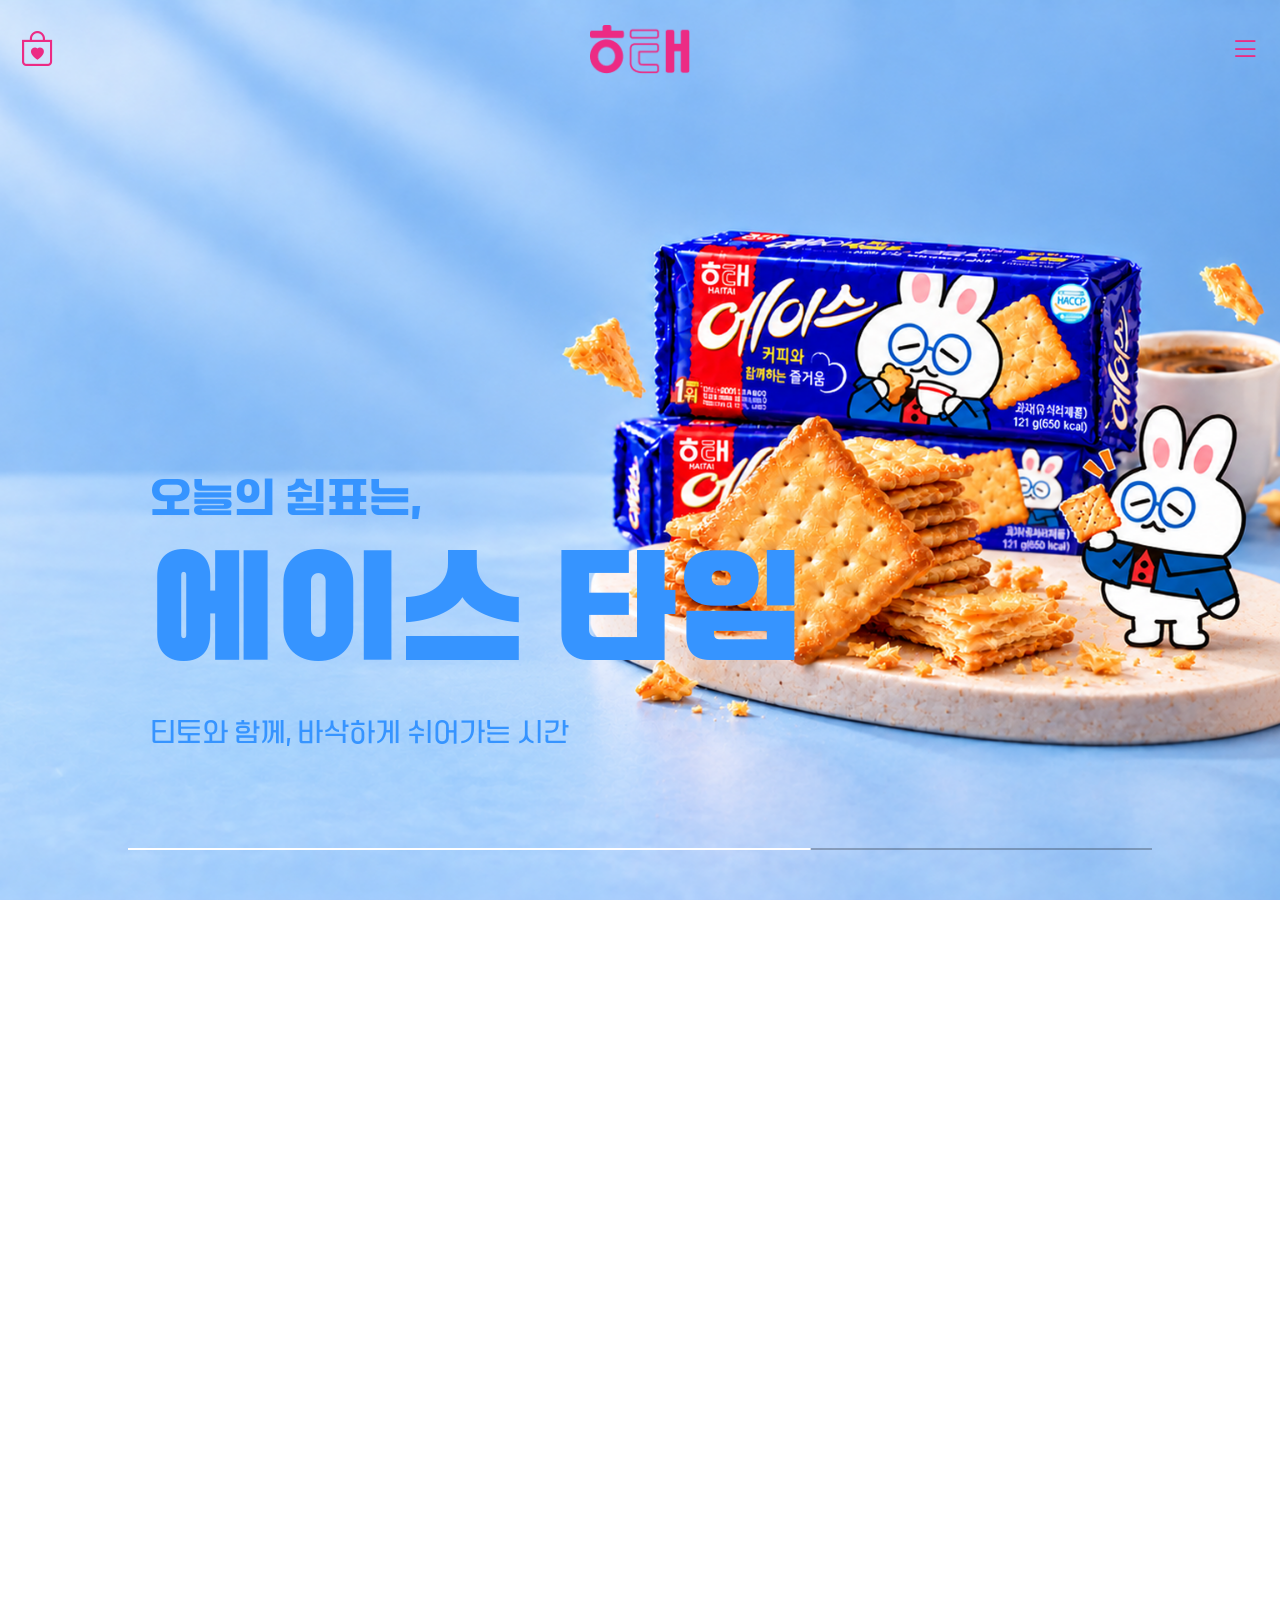
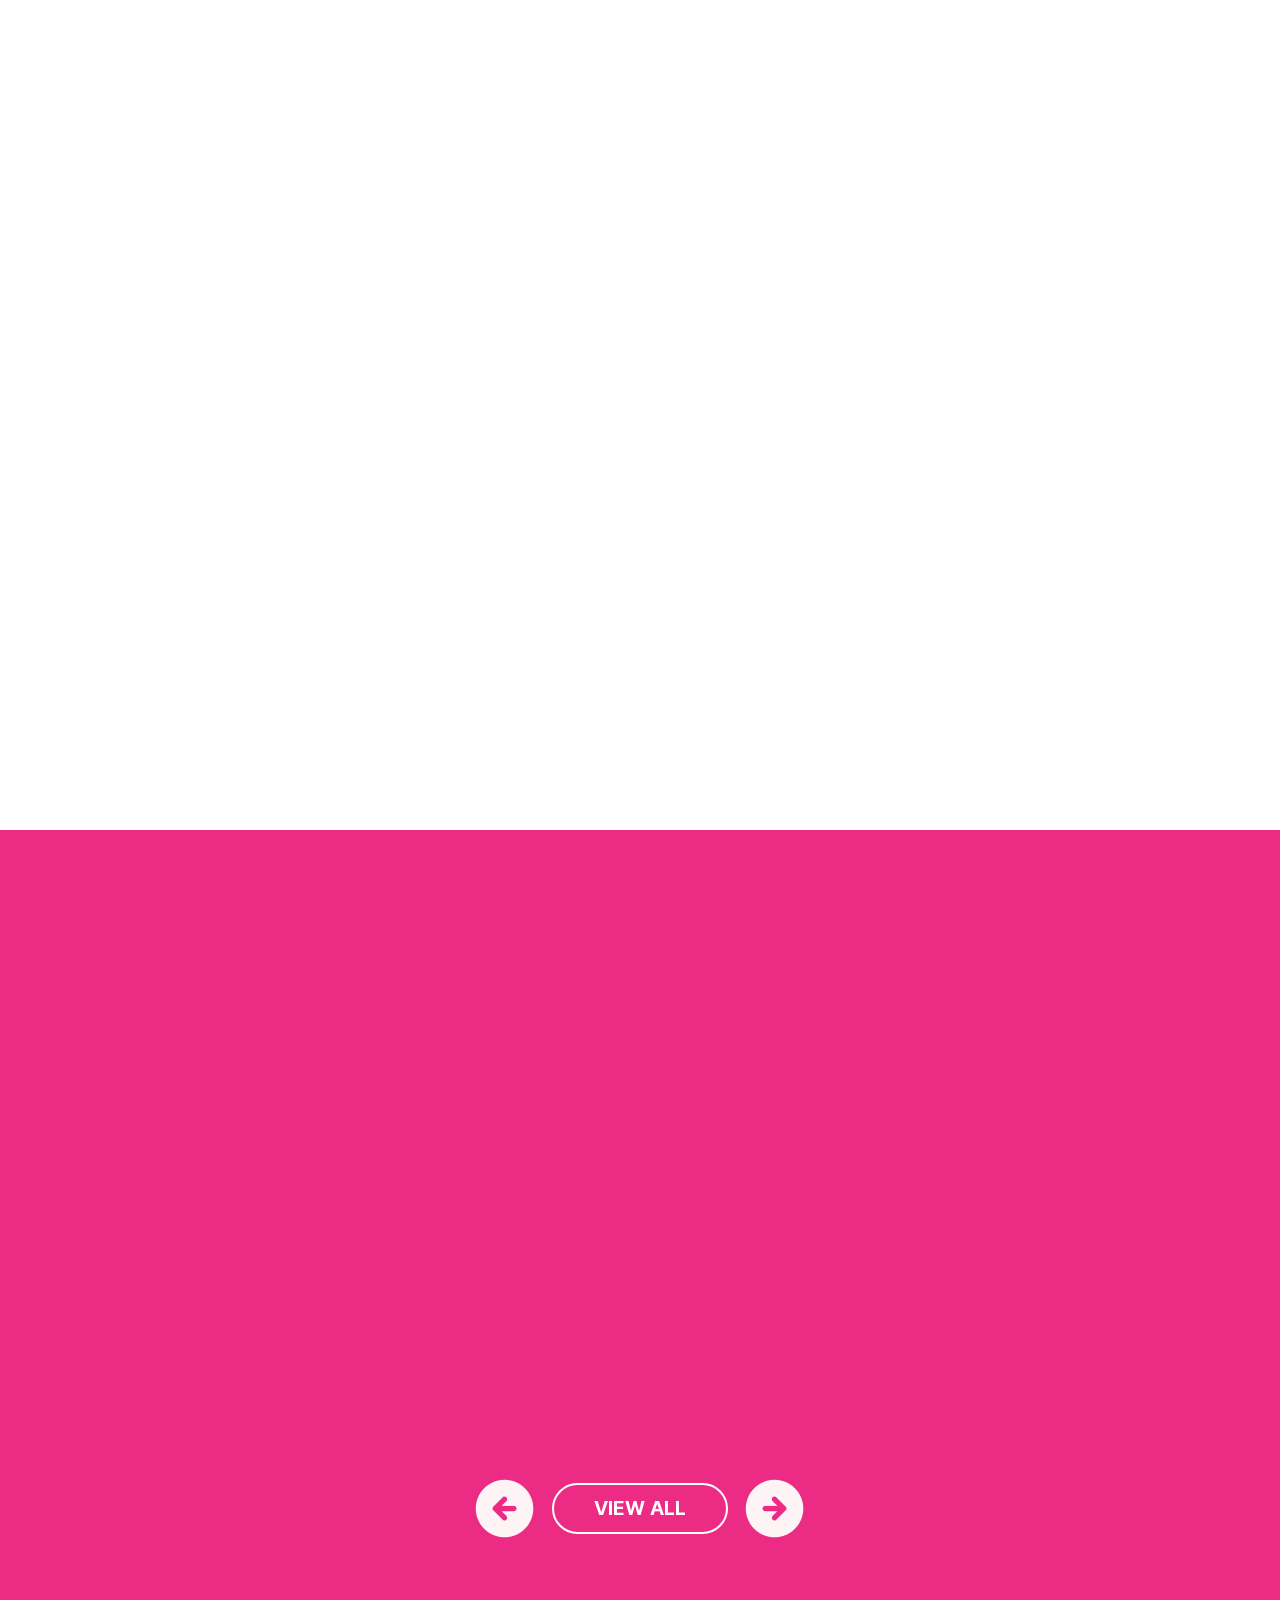
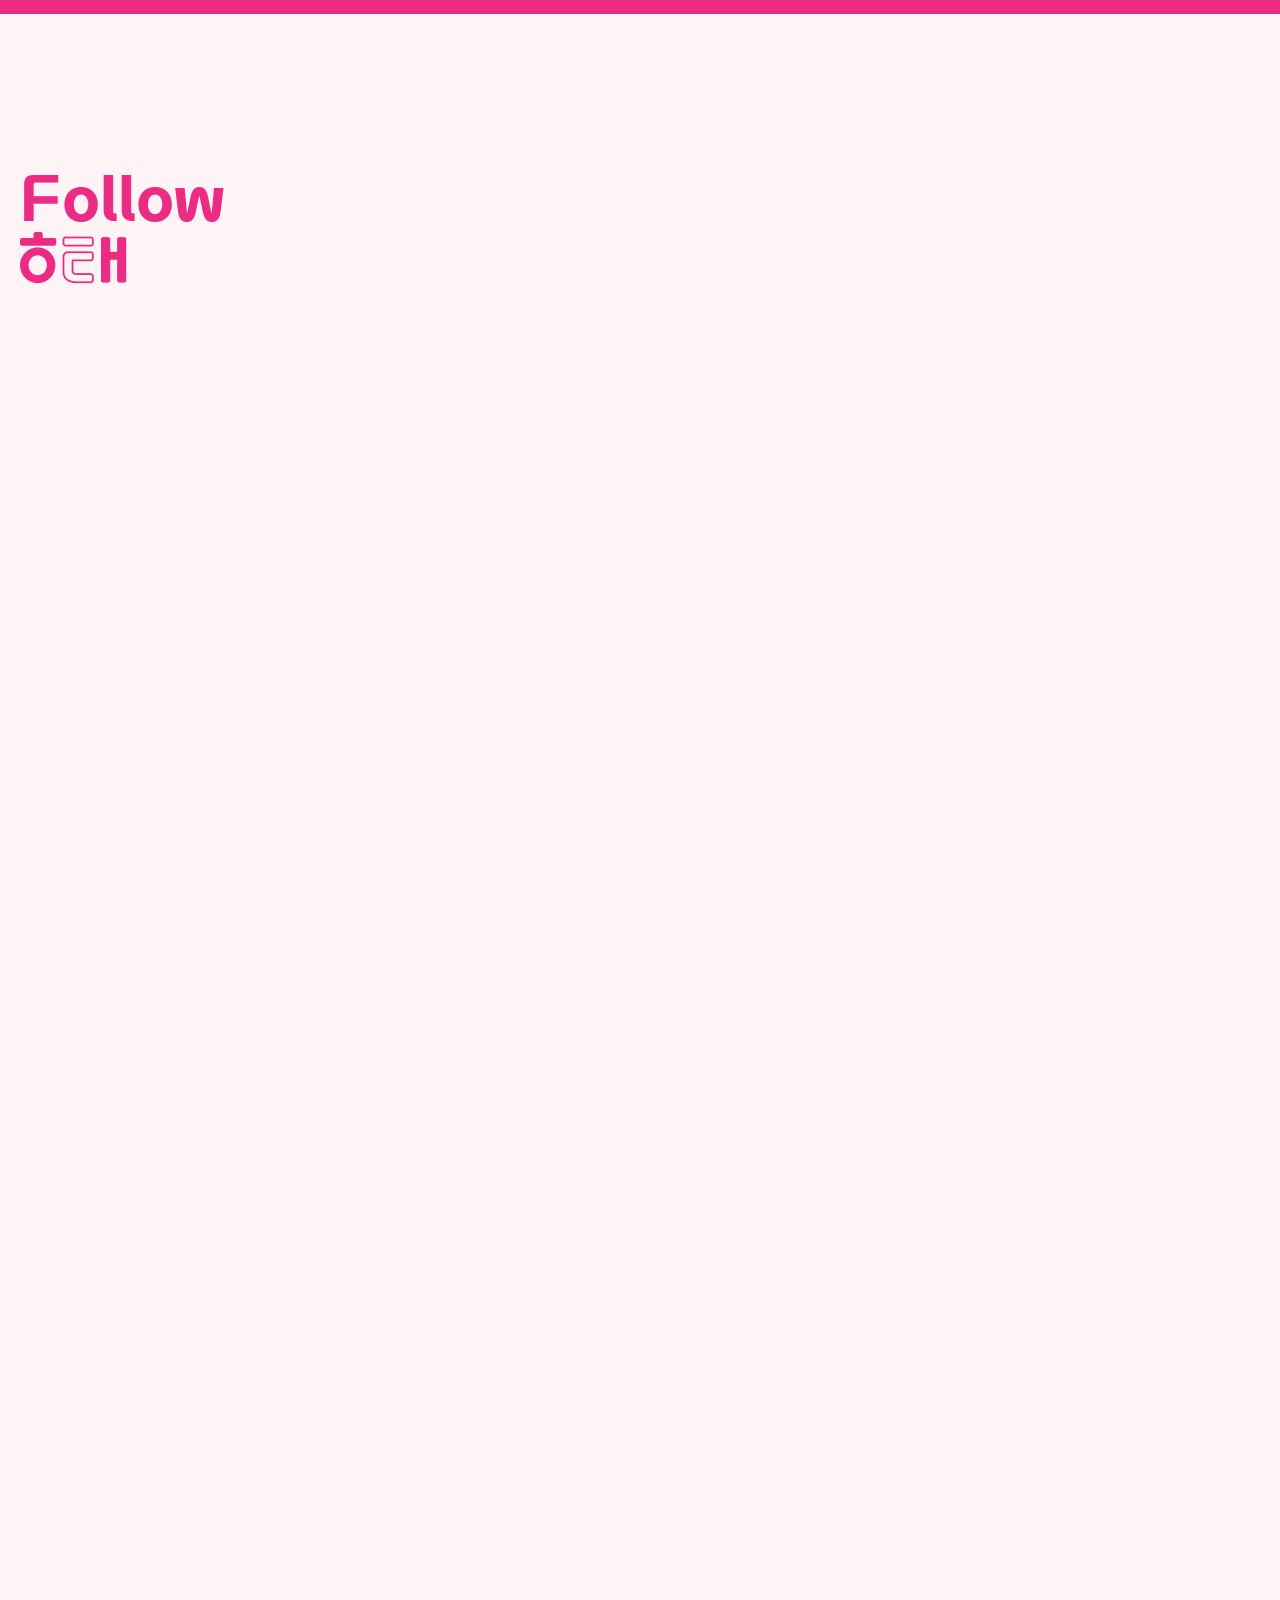
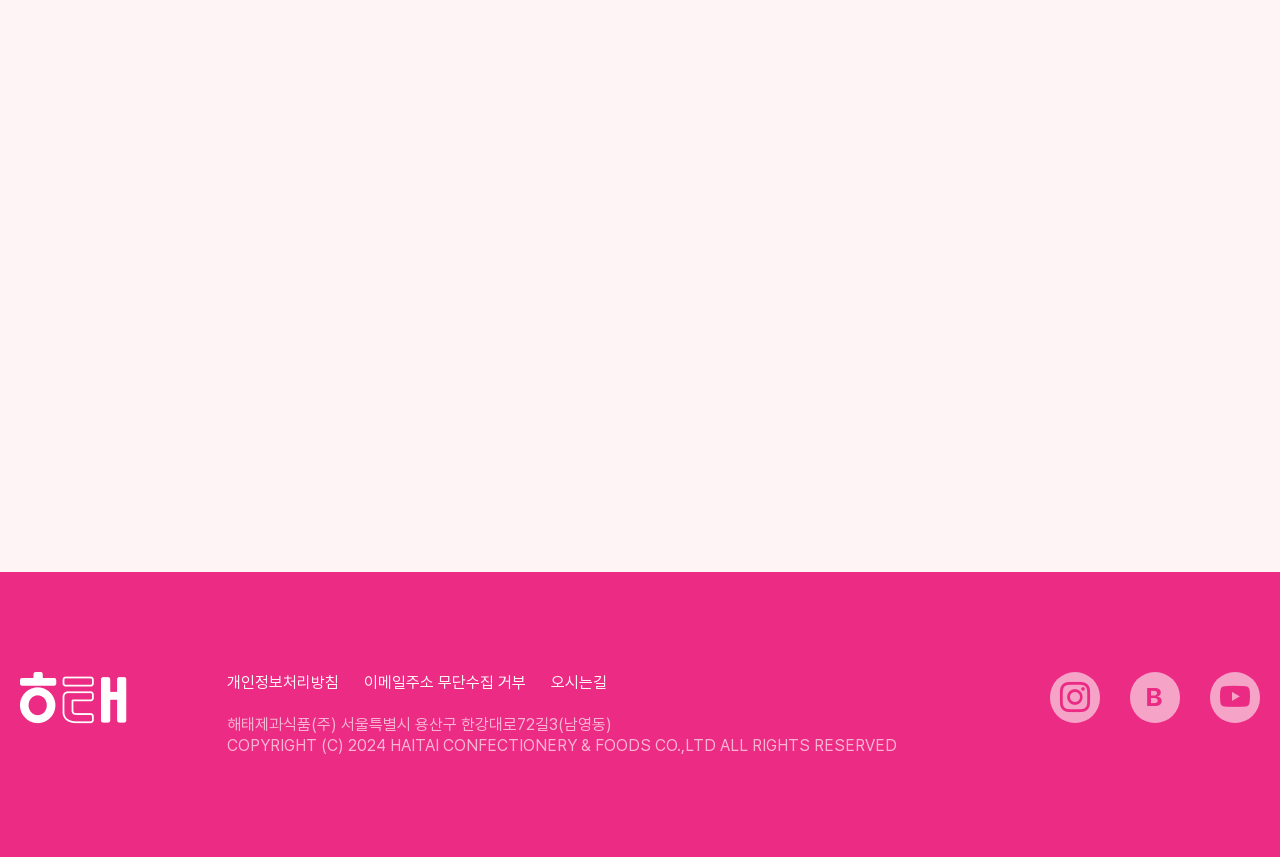
<file: index.html>
<!DOCTYPE html>
<html lang="ko">

<head>
  <meta charset="UTF-8">
  <meta name="viewport" content="width=device-width, initial-scale=1.0">
  <title>해태제과식품</title>
  <!--favicon-->
  <link rel="icon" href="img/common/favicon.png">

  <!--font-->
  <link rel="stylesheet" href="css/font.css">

  <!--icon-->
  <link rel="stylesheet" href="https://cdn.jsdelivr.net/npm/bootstrap-icons@1.9.1/font/bootstrap-icons.css">

  <!--css-->
  <link rel="stylesheet" href="css/reset.css">
  <link rel="stylesheet" href="css/swiper-bundle.min.css">
  <link rel="stylesheet" href="css/aos.css">

  <link rel="stylesheet" href="css/common.css">
  <link rel="stylesheet" href="css/main.css">

  <!--js-->
  <script src="js/jquery-4.0.0.min.js"></script>
  <script src="js/swiper-bundle.min.js"></script>
  <script src="js/aos.js"></script>
  <script src="js/common.js"></script>
</head>

<body>
  <div id="wrap">
    <header>
      <div class="inner">
        <h1><a href="#"><img src="img/common/logo.png" alt="해태제과식품"></a></h1>
        <nav>
          <ul class="gnb">
            <li><a href="doc/about.html">about</a></li>
            <li><a href="doc/product.html">product</a></li>
            <li><a href="doc/news.html">news</a></li>
            <li><a href="doc/event.html">event</a></li>
          </ul>

          <div class="utill">
            <ul class="lang">
              <li><a href="#">KO</a>
                <ul class="depth2">
                  <li><a href="#">EN</a></li>
                  <li><a href="#">JP</a></li>
                </ul>
              </li>
            </ul>
            <a href="https://haitaimall.co.kr/">
              <div class="bi bi-bag-heart cart"></div>
            </a>
          </div><!--utill-->
        </nav>

        <div class="bi bi-list ham"></div>

      </div><!--inner-->

      <div class="mgnb-wrap">
        <div class="m-logo"><img src="img/common/logo.png" alt="해태제과식품"></div>

        <ul class="mgnb">
            <li><a href="doc/about.html">about</a></li>
            <li><a href="doc/product.html">product</a></li>
            <li><a href="doc/news.html">news</a></li>
            <li><a href="doc/event.html">event</a></li>
        </ul><!--mgnb-->
        <div class="bi bi-x-lg mgnb-close"></div>
      </div><!--mgnb-wrap-->

    </header>

    <main>

      <section id="banner">

        <div class="swiper banner-list">
          <ul class="swiper-wrapper">

            <li class="swiper-slide banner01">
              <div class="banner-txt">
                <div class="inner">
                  <div class="ohyes">
                    <span>베어물면, 기분까지</span>
                    <h2>Oh YES!</h2>
                    <p>예쓰와 함께, 오늘도 부드럽게 오예스!</p>
                  </div>
                </div><!--main-txt-->
              </div><!--inner-->
            </li>

            <li class="swiper-slide banner02">
              <div class="inner">
                <div class="banner-txt">
                  <div class="ace">
                    <span>오늘의 쉼표는,</span>
                    <h2>에이스 타임</h2>
                    <p>티토와 함께, 바삭하게 쉬어가는 시간</p>
                  </div>
                </div><!--main-txt-->
              </div><!--inner-->
            </li>

            <li class="swiper-slide banner03">
              <div class="inner">
                <div class="banner-txt">
                  <div class="freetime">
                    <span>자유를 채워볼까?</span>
                    <h2>자유시간</h2>
                    <p>차유식과 함께, 달콤하게 즐기는 나만의 자유시간</p>
                  </div>
                </div><!--main-txt-->
              </div><!--inner-->
            </li>

          </ul><!--swiper-wrapper-->
          <div class="swiper-pagination"></div>
        </div><!--swiper banner-list-->

      </section><!--banner-->

      <section id="tasty-pick" data-aos="fade-up">

        <div class="inner">
          <h3 class="tasty-h3"><span>tasty pick!</span></h3>

          <div class="swiper-btn">
            <div class="swiper-button-prev prd-prev"></div>
            <div class="swiper-button-next prd-next"></div>
          </div>

        </div><!--inner-->
        <p class="pick">오늘은 어떤 즐거움을 골라볼까요?</p>

        <div class="swiper tasty-list">
          <ul class="swiper-wrapper">

            <li class="swiper-slide">
              <div class="thumbnail">
                <a href="#">
                  <img src="img/main/tastypick/tastypick_prd/p01.png" alt="오예스 콜드브루">
                  <img src="img/main/tastypick/tastypick_visual/prd_visual01.png" alt="오예스 콜드브루">
                </a>
              </div>
              <div class="prd-name"><a href="#">오예스 콜드브루</a></div>
              <div class="prd-txt">더욱 깊어진 커피의 맛!</div>
            </li>

            <li class="swiper-slide">
              <div class="thumbnail">
                <a href="#">
                  <img src="img/main/tastypick/tastypick_prd/p02.png" alt="버터링 골드">
                  <img src="img/main/tastypick/tastypick_visual/prd_visual02.png" alt="버터링 골드">
                </a>
              </div>
              <div class="prd-name"><a href="#">버터링 골드</a></div>
              <div class="prd-txt">부드러운 쿠키의 대명사 버터링!</div>
            </li>

            <li class="swiper-slide">
              <div class="thumbnail">
                <a href="#">
                  <img src="img/main/tastypick/tastypick_prd/p03.png" alt="신쫄이 딸기">
                  <img src="img/main/tastypick/tastypick_visual/prd_visual03.png" alt="신쫄이 딸기">
                </a>
              </div>
              <div class="prd-name"><a href="#">신쫄이 딸기</a></div>
              <div class="prd-txt">멈출 수 없는 신맛!</div>
            </li>

            <li class="swiper-slide">
              <div class="thumbnail">
                <a href="#">
                  <img src="img/main/tastypick/tastypick_prd/p04.png" alt="얼초 만들기">
                  <img src="img/main/tastypick/tastypick_visual/prd_visual04.png" alt="얼초 만들기">
                </a>
              </div>
              <div class="prd-name"><a href="#">얼초 만들기</a></div>
              <div class="prd-txt">내손으로 만드는 초콜릿!</div>
            </li>

            <li class="swiper-slide">
              <div class="thumbnail">
                <a href="#">
                  <img src="img/main/tastypick/tastypick_prd/p05.png" alt="고향만두">
                  <img src="img/main/tastypick/tastypick_visual/prd_visual05.png" alt="고향만두">
                </a>
              </div>
              <div class="prd-name"><a href="#">고향만두</a></div>
              <div class="prd-txt">Since 1987 언제나 당신곁에</div>
            </li>

            <li class="swiper-slide">
              <div class="thumbnail">
                <a href="#">
                  <img src="img/main/tastypick/tastypick_prd/p06.png" alt="연양갱">
                  <img src="img/main/tastypick/tastypick_visual/prd_visual06.png" alt="연양갱">
                </a>
              </div>
              <div class="prd-name"><a href="#">연양갱</a></div>
              <div class="prd-txt">75년 전통의 맛 그대로!</div>
            </li>

            <li class="swiper-slide">
              <div class="thumbnail">
                <a href="#">
                  <img src="img/main/tastypick/tastypick_prd/p07.png" alt="허니버터칩">
                  <img src="img/main/tastypick/tastypick_visual/prd_visual07.png" alt="허니버터칩">
                </a>
              </div>
              <div class="prd-name"><a href="#">허니버터칩</a></div>
              <div class="prd-txt">달콤한 벌꿀이 들어갔어요!</div>
            </li>

            <li class="swiper-slide">
              <div class="thumbnail">
                <a href="#">
                  <img src="img/main/tastypick/tastypick_prd/p08.png" alt="후렌치파이 딸기">
                  <img src="img/main/tastypick/tastypick_visual/prd_visual08.png" alt="후렌치파이 딸기">
                </a>
              </div>
              <div class="prd-name"><a href="#">후렌치파이 딸기</a></div>
              <div class="prd-txt">64겹의 파이 위에 달콤한 딸기잼이 가득!</div>
            </li>

          </ul><!--swiper-wrapper-->
        </div><!--swiper-->


        <div class="btn-more" data-aos="fade-up"><a href="doc/product.html">view more</a></div>
      </section><!--tasty-pick-->

      <section id="brand-story">
        <div class="story-txt">
          <div><img src="img/common/logo_w.png" alt="해태로고"></div>
          <h3>story</h3>
        </div>
        <p>해태제과는 늘 새롭고 달콤한 세상을 꿈꾸고 있어요</p>

        <div class="btn-more"><a href="doc/about.html">해태, 궁금하지?</a></div>
      </section><!--brand-story-->

      <section id="new-prd">
        <h3 data-aos="fade-up">new product</h3>
        <p data-aos="fade-up">새로운 달콤함을 만나봐!</p>
        <div class="swiper new-list" data-aos="fade-up">
          <ul class="swiper-wrapper">

            <li class="swiper-slide">
              <img src="img/main/newproduct/new_prd01.png" alt="샌드 에이스">
              <div class="btn-more"><a href="#">view more</a></div>
            </li>
            <li class="swiper-slide">
              <img src="img/main/newproduct/new_prd02.png" alt="맛동산 밤라떼맛">
              <div class="btn-more"><a href="#">view more</a></div>
            </li>
            <li class="swiper-slide">
              <img src="img/main/newproduct/new_prd03.png" alt="자유시간 로얄밀크티">
              <div class="btn-more"><a href="#">view more</a></div>
            </li>
            <li class="swiper-slide">
              <img src="img/main/newproduct/new_prd04.png" alt="오예스 베이크하우스">
              <div class="btn-more"><a href="#">view more</a></div>
            </li>
            <li class="swiper-slide">
              <img src="img/main/newproduct/new_prd05.png" alt="오사쯔 우베맛">
              <div class="btn-more"><a href="#">view more</a></div>
            </li>

          </ul><!--swiper-wrapper-->

        </div><!--new-list-->
        <div class="swiper-button-prev intro-prev"></div>
        <div class="swiper-button-next intro-next"></div>
        <div class="btn-more"><a href="doc/product.html">view all</a></div>
      </section><!--new-prd-->

      <section id="follow">
        <div class="inner">

          <div class="follow-txt">
            <h3>follow</h3>
            <div class="follow-logo">
              <img src="img/common/logo.png" alt="해태로고">
            </div>
          </div><!--follow-txt-->

          <div class="follow-list">

            <div>

              <div class="follow-item" data-aos="fade-up">
                <a href="#"><img src="img/main/instagram/insta01.jpg" alt="인스타1"></a>
                <dl>
                  <dt>매달 찾아오는 오후의 쿠키 #사연공모이벤트</dt>
                  <dd>10월에도 버터링&사브레와 함께 소중한 사람에게 달콤한 오후를 선물해 보세요 💛</dd>
                </dl>
              </div><!--follow-item-->

              <div class="follow-item" data-aos="fade-up">
                <a href="#"><img src="img/main/instagram/insta02.jpg" alt="인스타2"></a>
                <dl>
                  <dt>후렌치파이가 Ligo와 만나 꾸덕한 피넛버터크림맛으로 돌아왔어요 🥜</dt>
                  <dd>신제품 후렌치파이 mini 피넛버터크림을 📣 가장 먼저 만나보실 체험단 30명을 모집합니다.</dd>
                </dl>
              </div><!--follow-item-->

              <div class="follow-item" data-aos="fade-up">
                <a href="#"><img src="img/main/instagram/insta03.png" alt="인스타3"></a>
                <dl>
                  <dt>식후감 이벤트 🍂</dt>
                  <dd>해태제과가 올가을 선보인 감성 디저트,
                    Fall-in-Cafe 에디션의 식후감을 들려주세요!</dd>
                </dl>
              </div><!--follow-item-->

            </div>

            <div>

              <div class="follow-item" data-aos="fade-up">
                <a href="#"><img src="img/main/instagram/insta04.jpg" alt="인스타4"></a>
                <dl>
                  <dt>추석맞이 빅세일 시작‼️🌕</dt>
                  <dd>지금 #해태제과 브랜드스토어에서는 추석+세일 진행중! 달달한 과자와 함께 풍성하고 달콤한 한가위 보내세요 💛</dd>
                </dl>
              </div><!--follow-item-->

              <div class="follow-item" data-aos="fade-up">
                <a href="#"><img src="img/main/instagram/insta05.png" alt="인스타5"></a>
                <dl>
                  <dt>#허니버텨칩 명절을 더 즐겁게! 🍂</dt>
                  <dd>간절히 기다리던 추석 연휴가 눈앞으로 껑충!
                    허니버텨칩에 따뜻하고 달콤한 명절 덕담을 담아, 응원이 필요한 지인에게 전해보아요🧡</dd>
                </dl>
              </div><!--follow-item-->

              <div class="follow-item" data-aos="fade-up">
                <a href="#"><img src="img/main/instagram/insta06.jpg" alt="인스타6"></a>
                <dl>
                  <dt>돌아온 해태몰 브랜드위크🍂</dt>
                  <dd>해태몰에서 달달한 가을 기획전을 즐겨보아요!</dd>
                </dl>
              </div><!--follow-item-->

            </div>

            <div>

              <div class="follow-item" data-aos="fade-up">
                <a href="#"><img src="img/main/instagram/insta07.png" alt="인스타7"></a>
                <dl>
                  <dt>버터링과 칼로리바란스의 콜라보 에디션</dt>
                  <dd>대한민국 대표 버터쿠키 #버터링과 당신을 위한
                    맞춤 영양 밸런스 #칼로리바란스가 싱크로율 100% 틴케이스 굿즈로 변신했어요💛</dd>
                </dl>
              </div><!--follow-item-->

              <div class="follow-item" data-aos="fade-up">
                <a href="#"><img src="img/main/instagram/insta08.png" alt="인스타8"></a>
                <dl>
                  <dt>OTT 볼 땐, 와샤오롱이지 👀💚</dt>
                  <dd>톡 쏘는 이 맛은-?!
                    한 번도 본 적 없던 와사비 만두, 와샤오롱?! 🥟</dd>
                </dl>
              </div><!--follow-item-->

              <div class="follow-item" data-aos="fade-up">
                <a href="#"><img src="img/main/instagram/insta09.jpg" alt="인스타9"></a>
                <dl>
                  <dt>즐겁고 행복한 추석 연휴 스타트! 🌕💛</dt>
                  <dd>다들 즐거운 시간 보내고 계신가요?
                    📢 연휴의 시작과 함께 토스에서도 하루특가 행사 진행 중이란 소식‼️</dd>
                </dl>
              </div><!--follow-item-->

            </div>

          </div><!--follow-list-->
        </div><!--inner-->
        <div class="btn-more" data-aos="fade-up"><a href="#">view more</a></div>
      </section><!--follow-->

    </main>

    <footer>

      <div class="inner">

        <div class="left">
          <div class="ft-logo">
            <img src="img/common/logo_w.png" alt="해태로고">
          </div>

          <div class="ft-list">
            <ul class="ft-select">
              <li><a href="#">개인정보처리방침</a></li>
              <li><a href="#">이메일주소 무단수집 거부</a></li>
              <li><a href="#">오시는길</a></li>
            </ul>

            <div class="ad-co">
              <address>해태제과식품(주) 서울특별시 용산구 한강대로72길3(남영동)</address>
              <div class="copy">COPYRIGHT (C) 2024 HAITAI CONFECTIONERY & FOODS CO.,LTD ALL RIGHTS RESERVED</div>
            </div><!--ad-co-->
          </div><!--ft-list-->
        </div><!--left-->

        <ul class="sns">
          <li><a href="https://www.instagram.com/haitai_co" class="bi bi-instagram"></a></li>
          <li><a href="https://blog.naver.com/htlatte" class="bi bi-type-bold"></a></li>
          <li><a href="https://www.youtube.com/haitaico" class="bi bi-youtube"></a></li>
        </ul>

      </div><!--inner-->

    </footer>
  </div><!--wrap-->
  
</body>
<script>
    $(document).ready(function () {
      AOS.init(); //잊지말기
    });
  </script>

</html>
</file>
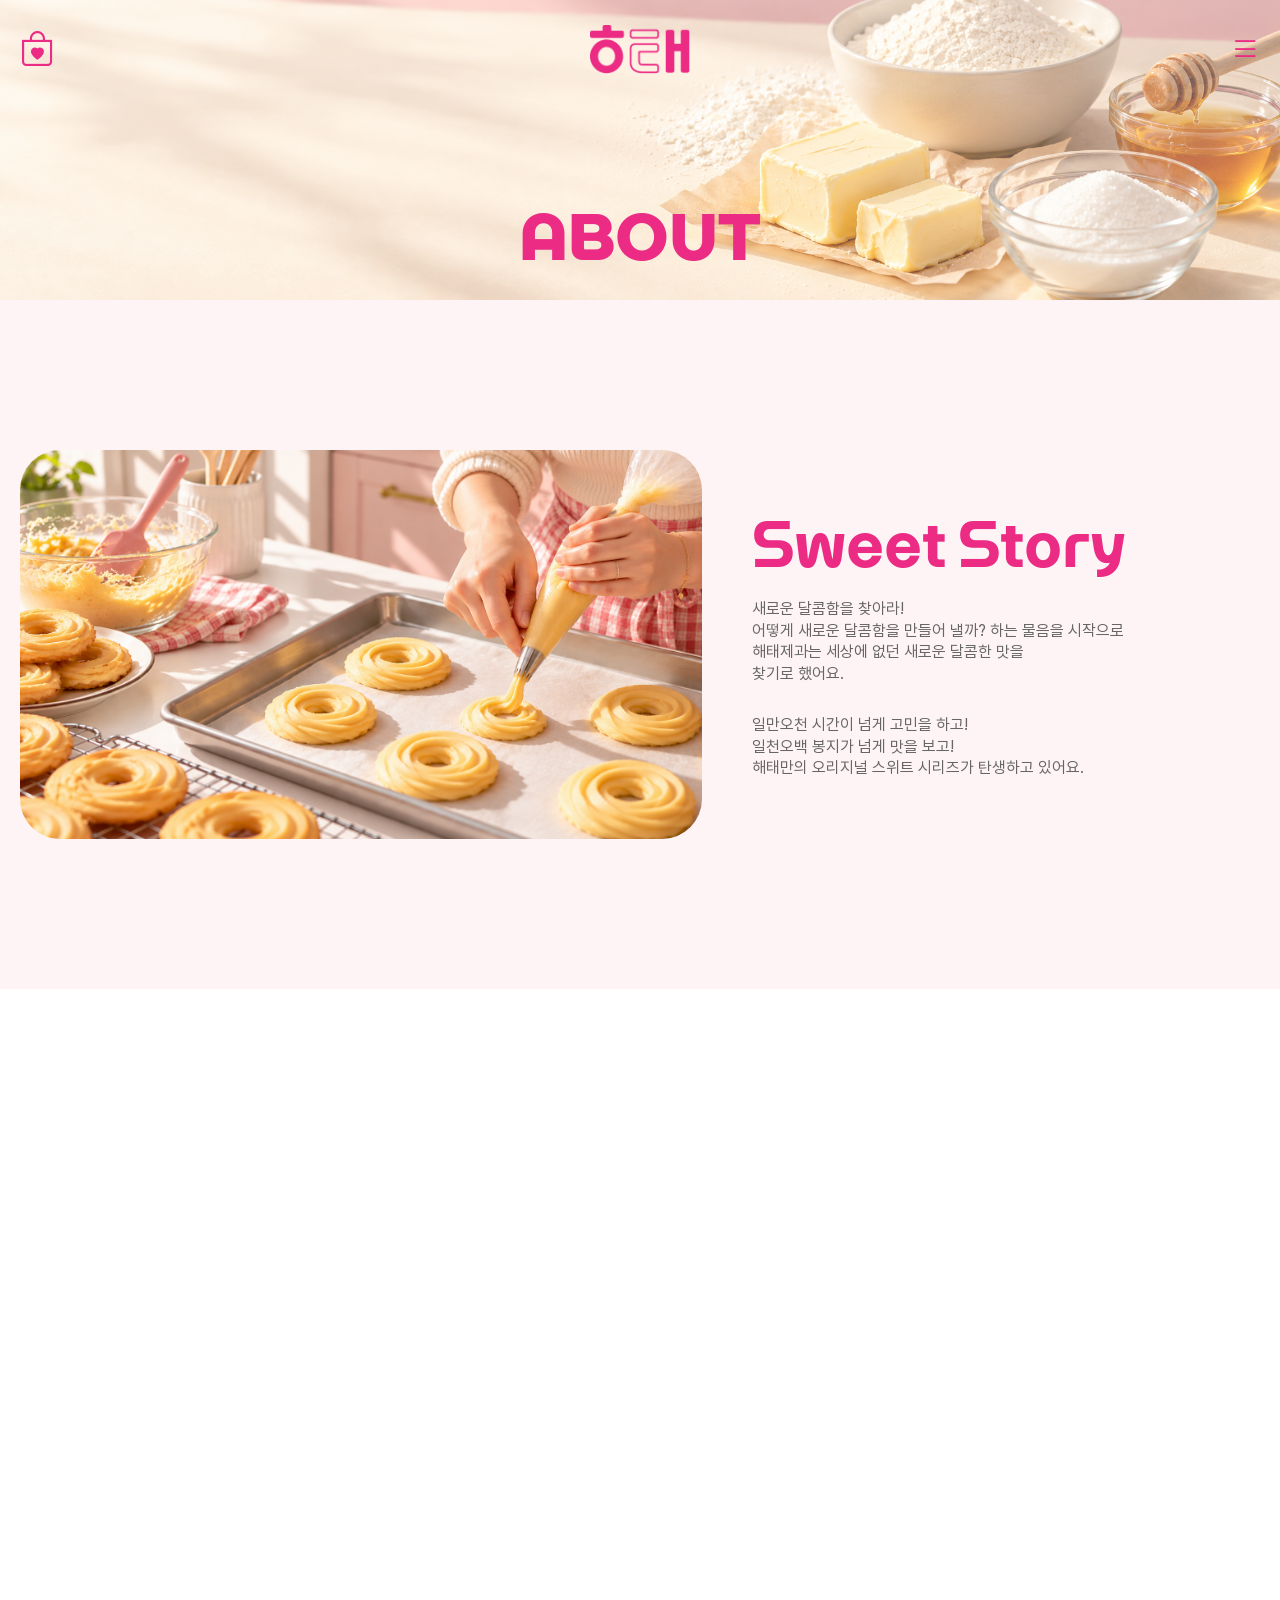
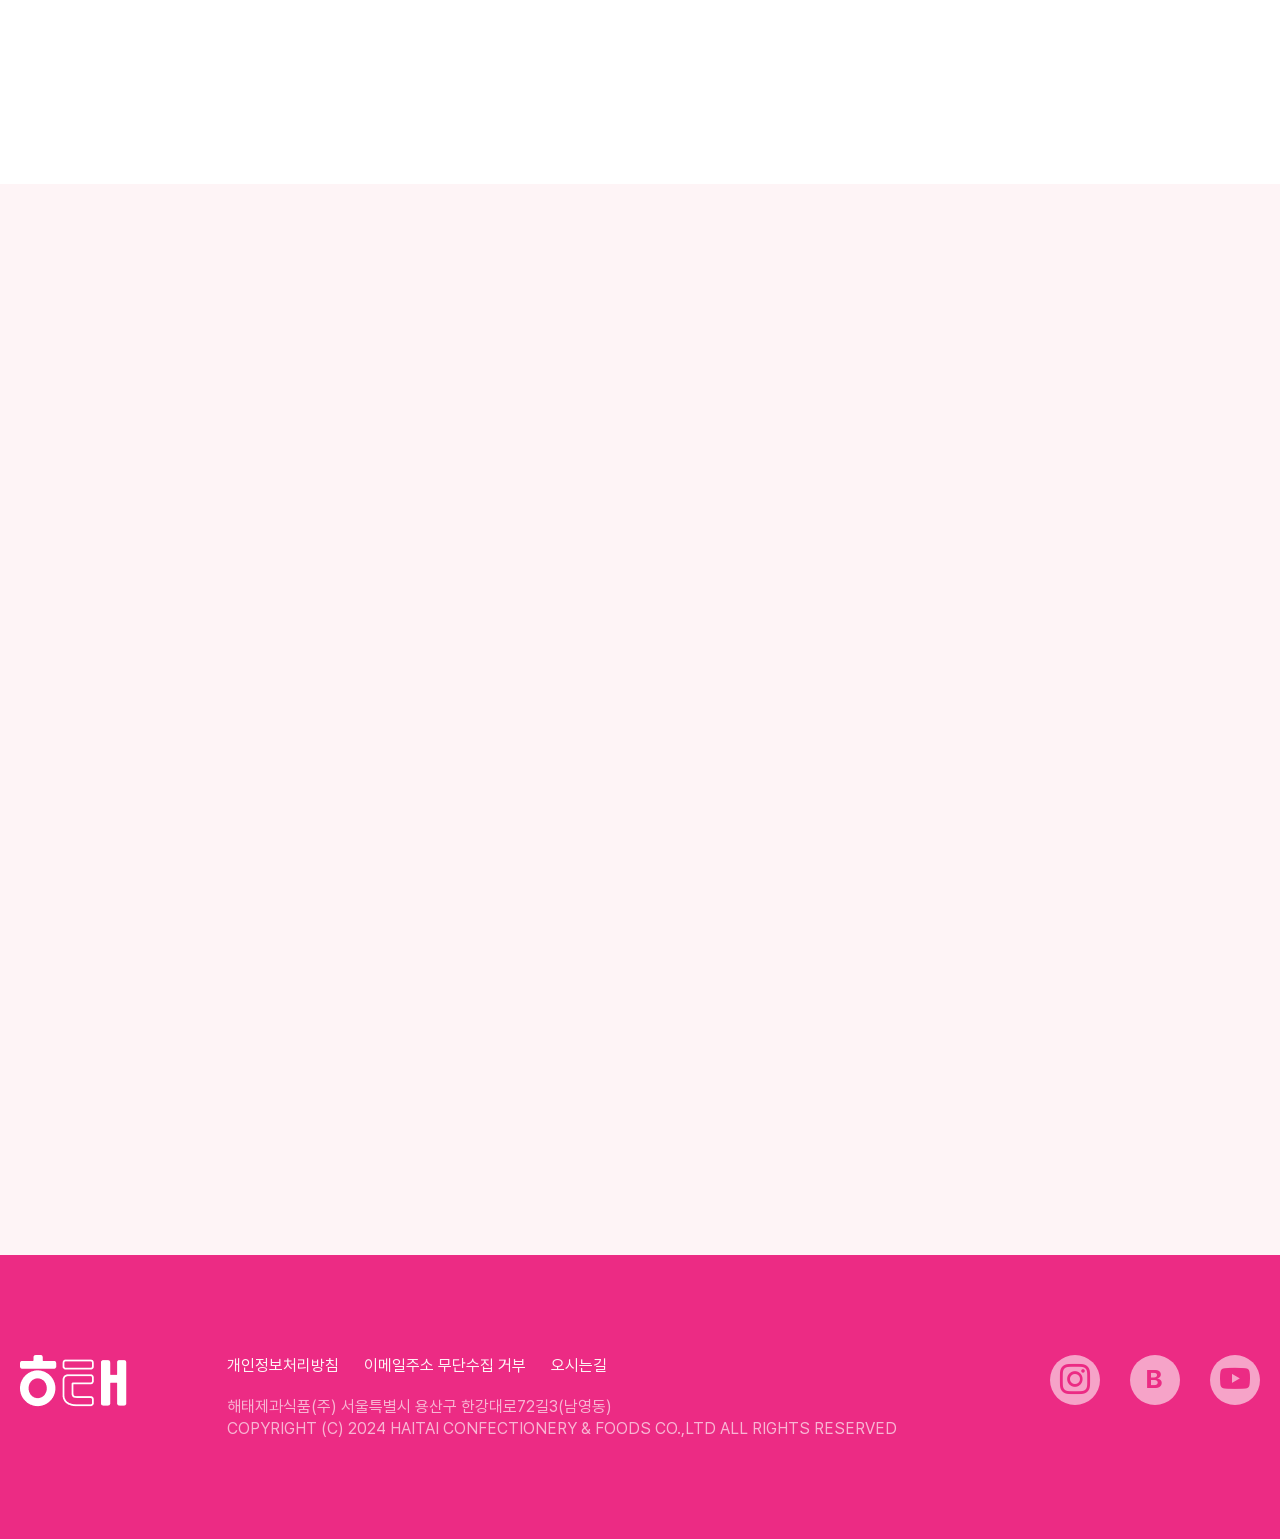
<file: doc/about.html>
<!DOCTYPE html>
<html lang="ko">

<head>
  <meta charset="UTF-8">
  <meta name="viewport" content="width=device-width, initial-scale=1.0">
  <title>해태제과식품</title>
  <!--favicon-->
  <link rel="icon" href="../img/common/favicon.png">

  <!--font-->
  <link rel="stylesheet" href="../css/font.css">

  <!--icon-->
  <link rel="stylesheet" href="https://cdn.jsdelivr.net/npm/bootstrap-icons@1.9.1/font/bootstrap-icons.css">

  <!--css-->
  <link rel="stylesheet" href="../css/reset.css">
  <link rel="stylesheet" href="../css/swiper-bundle.min.css">
  <link rel="stylesheet" href="../css/aos.css">

  <link rel="stylesheet" href="../css/common.css">
  <link rel="stylesheet" href="../css/sub.css">

  <!--js-->
  <script src="../js/jquery-4.0.0.min.js"></script>
  <script src="../js/swiper-bundle.min.js"></script>
  <script src="../js/aos.js"></script>
  <script src="../js/common.js"></script>
  <script src="../js/sub.js"></script>

</head>

<body>
  <div id="wrap">
    <header>
      <div class="inner">
        <h1><a href="../index.html"><img src="../img/common/logo.png" alt="해태제과식품"></a></h1>
        <nav>
          <ul class="gnb">
            <li><a href="../doc/about.html">about</a></li>
            <li><a href="../doc/product.html">product</a></li>
            <li><a href="../doc/news.html">news</a></li>
            <li><a href="../doc/event.html">event</a></li>
          </ul>

          <div class="utill">
            <ul class="lang">
              <li><a href="#">KO</a>
                <ul class="depth2">
                  <li><a href="#">EN</a></li>
                  <li><a href="#">JP</a></li>
                </ul>
              </li>
            </ul>
            <a href="#">
              <div class="bi bi-bag-heart cart"></div>
            </a>
          </div><!--utill-->
        </nav>

        <div class="bi bi-list ham"></div>

      </div><!--inner-->

      <div class="mgnb-wrap">
        <div class="m-logo"><img src="../img/common/logo.png" alt="해태제과식품"></div>

        <ul class="mgnb">
            <li><a href="../doc/about.html">about</a></li>
            <li><a href="../doc/product.html">product</a></li>
            <li><a href="../doc/news.html">news</a></li>
            <li><a href="../doc/event.html">event</a></li>
        </ul><!--mgnb-->
        <div class="bi bi-x-lg mgnb-close"></div>
      </div><!--mgnb-wrap-->

    </header>

    <div id="container">
      <div class="sub-visual bg-about">
        <div class="inner">
          <h3>about</h3>
        </div><!--inner-->
      </div><!--sub-visual bg-brand-->

      <div class="about-content01">
        <div class="inner story-inner">

          <div class="story-img" data-aos="fade-right">
            <img src="../img/sub/about/story.png" alt="about01">
          </div><!--story-img-->

          <div class="story-txt" data-aos="fade-left">
            <h3 class="story-h1">Sweet Story</h3>
            <p class="story-p1">새로운 달콤함을 찾아라!<br>
              어떻게 새로운 달콤함을 만들어 낼까? 하는 물음을 시작으로<br>
              해태제과는 세상에 없던 새로운 달콤한 맛을 <br>
              찾기로 했어요.</p>

            <p>일만오천 시간이 넘게 고민을 하고!<br>
              일천오백 봉지가 넘게 맛을 보고!<br>
              해태만의 오리지널 스위트 시리즈가 탄생하고 있어요.</p>
          </div><!--brand-txt-->

        </div><!--inner-->
      </div><!--content01-->

      <div class="about-content02">
        <div class="with-txt" data-aos="fade-up">
          <h3>with</h3>
          <div class="with-img">
            <img src="../img/common/logo_w_about.png" alt="해태로고">
          </div><!--with-img-->
        </div><!--with-txt-->

        <div class="with-box" data-aos="fade-up">

          <div class="with-dl">
            <dl>
              <dt>Since 1945</dt>
              <dd>좋은 제품을 끊임없이 연구하며 <br>
                고객과 함께하는 달콤한 해태제과</dd>
            </dl>
          </div>

          <div class="with-dl">
            <dl>
              <dt>Dream World</dt>
              <dd>늘 열린 마음으로 세상을 보고 <br>
                새로운 것을 상상하는 달콤한 기업</dd>
            </dl>
          </div>

          <div class="with-dl">
            <dl>
              <dt>Good Friend</dt>
              <dd>올바르고 좋은 기운으로 <br>
                고객을 지켜주는 달콤한 평생친구</dd>
            </dl>
          </div>

        </div><!--with-box-->


      </div><!--content02-->

      <div class="about-content03">

        <div class="character-txt" data-aos="fade-up">
          <h3>Sweet Friends</h3>
          <p>해태제과를 대표하는 개성 넘치는 친구들이에요<br>
            달콤한 세상으로 여러분을 이끌어줄 친구들을 소개합니다!</p>
        </div><!--character-txt-->

        <ul class="character-img" data-aos="fade-up">
          <li>
            <img src="../img/sub/about/character/cha01.png" alt="티토">
          </li>
          <li>
            <img src="../img/sub/about/character/cha02.png" alt="차유식">
          </li>
          <li>
            <img src="../img/sub/about/character/cha03.png" alt="예쓰">
          </li>
          <li>
            <img src="../img/sub/about/character/cha04.png" alt="갱이">
          </li>
        </ul><!--character-img-->


        <ul class="character-profile" data-aos="fade-up">

          <li class="ace">
            <div class="profile-img">
              <img src="../img/sub/about/character/cha01.png" alt="티토">
            </div><!--profile-img-->
            <div class="profile-txt">
              <span>에이스 대표 캐릭터</span>
              <h3>티토</h3>
              <p class="profile-p1">티토는 평범한 토끼가 아니에요!<br>
                이상한 나라의 시계토끼인 티토는<br>
                해태제과 에이스의 대표 캐릭터입니다.<br>
                티토는 꼼꼼한 성격으로 늘 시계를 들고다닌답니다.</p>
              <p class="profile-p2">티타임에는 역시 에이스와 커피!</p>
            </div><!--profile-txt-->

            <div class="profile-visual">
              <img src="../img/sub/about/character/cha01_sub.png" alt="티토">
            </div><!--profile-visual-->
          </li>

          <li class="freetime">
            <div class="profile-img">
              <img src="../img/sub/about/character/cha02.png" alt="차유식">
            </div><!--profile-img-->
            <div class="profile-txt">
              <span>자유시간 대표 캐릭터</span>
              <h3>차유식</h3>
              <p class="profile-p1">언제나 에너지가 넘치는 차유식!<br>
                차유식은 손목과 발목에 아대를 항상 착용하고 다녀요.<br>
                건강한 취미 생활을 즐기며 <br>
                그중에서도 여행을 가장 좋아해요!</p>
              <p class="profile-p2">자유로운 시간엔 자유시간!</p>
            </div><!--profile-txt-->

            <div class="profile-visual">
              <img src="../img/sub/about/character/cha02_sub.png" alt="차유식">
            </div><!--profile-visual-->
          </li>

          <li class="ohyes">
            <div class="profile-img">
              <img src="../img/sub/about/character/cha03.png" alt="예쓰">
            </div><!--profile-img-->
            <div class="profile-txt">
              <span>오예스 대표 캐릭터</span>
              <h3>예쓰</h3>
              <p class="profile-p1">예쓰는 초코 퐁듀 호수 옆 오두막에서<br>
                살고 있는 초코 강아지에요!<br>
                밝고 긍정적이며 챙겨주는 것을 좋아해서<br>
                생일마다 파티를 열어준답니다.</p>
              <p class="profile-p2">따뜻하게도, 차갑게도, 어떻게든!</p>
            </div><!--profile-txt-->

            <div class="profile-visual">
              <img src="../img/sub/about/character/cha03_sub.png" alt="예쓰">
            </div><!--profile-visual-->
          </li>

          <li class="gang">
            <div class="profile-img">
              <img src="../img/sub/about/character/cha04.png" alt="갱이">
            </div><!--profile-img-->
            <div class="profile-txt">
              <span>연양갱 대표 캐릭터</span>
              <h3>갱이</h3>
              <p class="profile-p1">누구보다 연양갱을 사랑하는 캐릭터, 갱이에요!<br>
                갱이는 부드러우며 활동적인 성격을 가졌답니다.<br>
                갱이의 특기는 머리 위의 연양갱을 <br>
                떨어뜨리지 않고 뛰는거에요!</p>
              <p class="profile-p2">팥앙금 가득! 달콤함 가득!</p>
            </div><!--profile-txt-->
            <div class="profile-visual">
              <img src="../img/sub/about/character/cha04_sub.png" alt="갱이">
            </div><!--profile-visual-->
          </li>
        </ul><!--character-profile-->

      </div><!--about-content03-->
    </div><!--container-->

    <footer>

      <div class="inner">

        <div class="left">
          <div class="ft-logo">
            <img src="../img/common/logo_w.png" alt="해태로고">
          </div>

          <div class="ft-list">
            <ul class="ft-select">
              <li><a href="#">개인정보처리방침</a></li>
              <li><a href="#">이메일주소 무단수집 거부</a></li>
              <li><a href="#">오시는길</a></li>
            </ul>

            <div class="ad-co">
              <address>해태제과식품(주) 서울특별시 용산구 한강대로72길3(남영동)</address>
              <div class="copy">COPYRIGHT (C) 2024 HAITAI CONFECTIONERY & FOODS CO.,LTD ALL RIGHTS RESERVED</div>
            </div><!--ad-co-->
          </div><!--ft-list-->
        </div><!--left-->

        <ul class="sns">
          <li><a href="#" class="bi bi-instagram"></a></li>
          <li><a href="#" class="bi bi-type-bold"></a></li>
          <li><a href="#" class="bi bi-youtube"></a></li>
        </ul>

      </div><!--inner-->

    </footer>
  </div><!--wrap-->
</body>
  <script>
    $(document).ready(function () {
      AOS.init(); //잊지말기
    });
  </script>

</html>
</file>
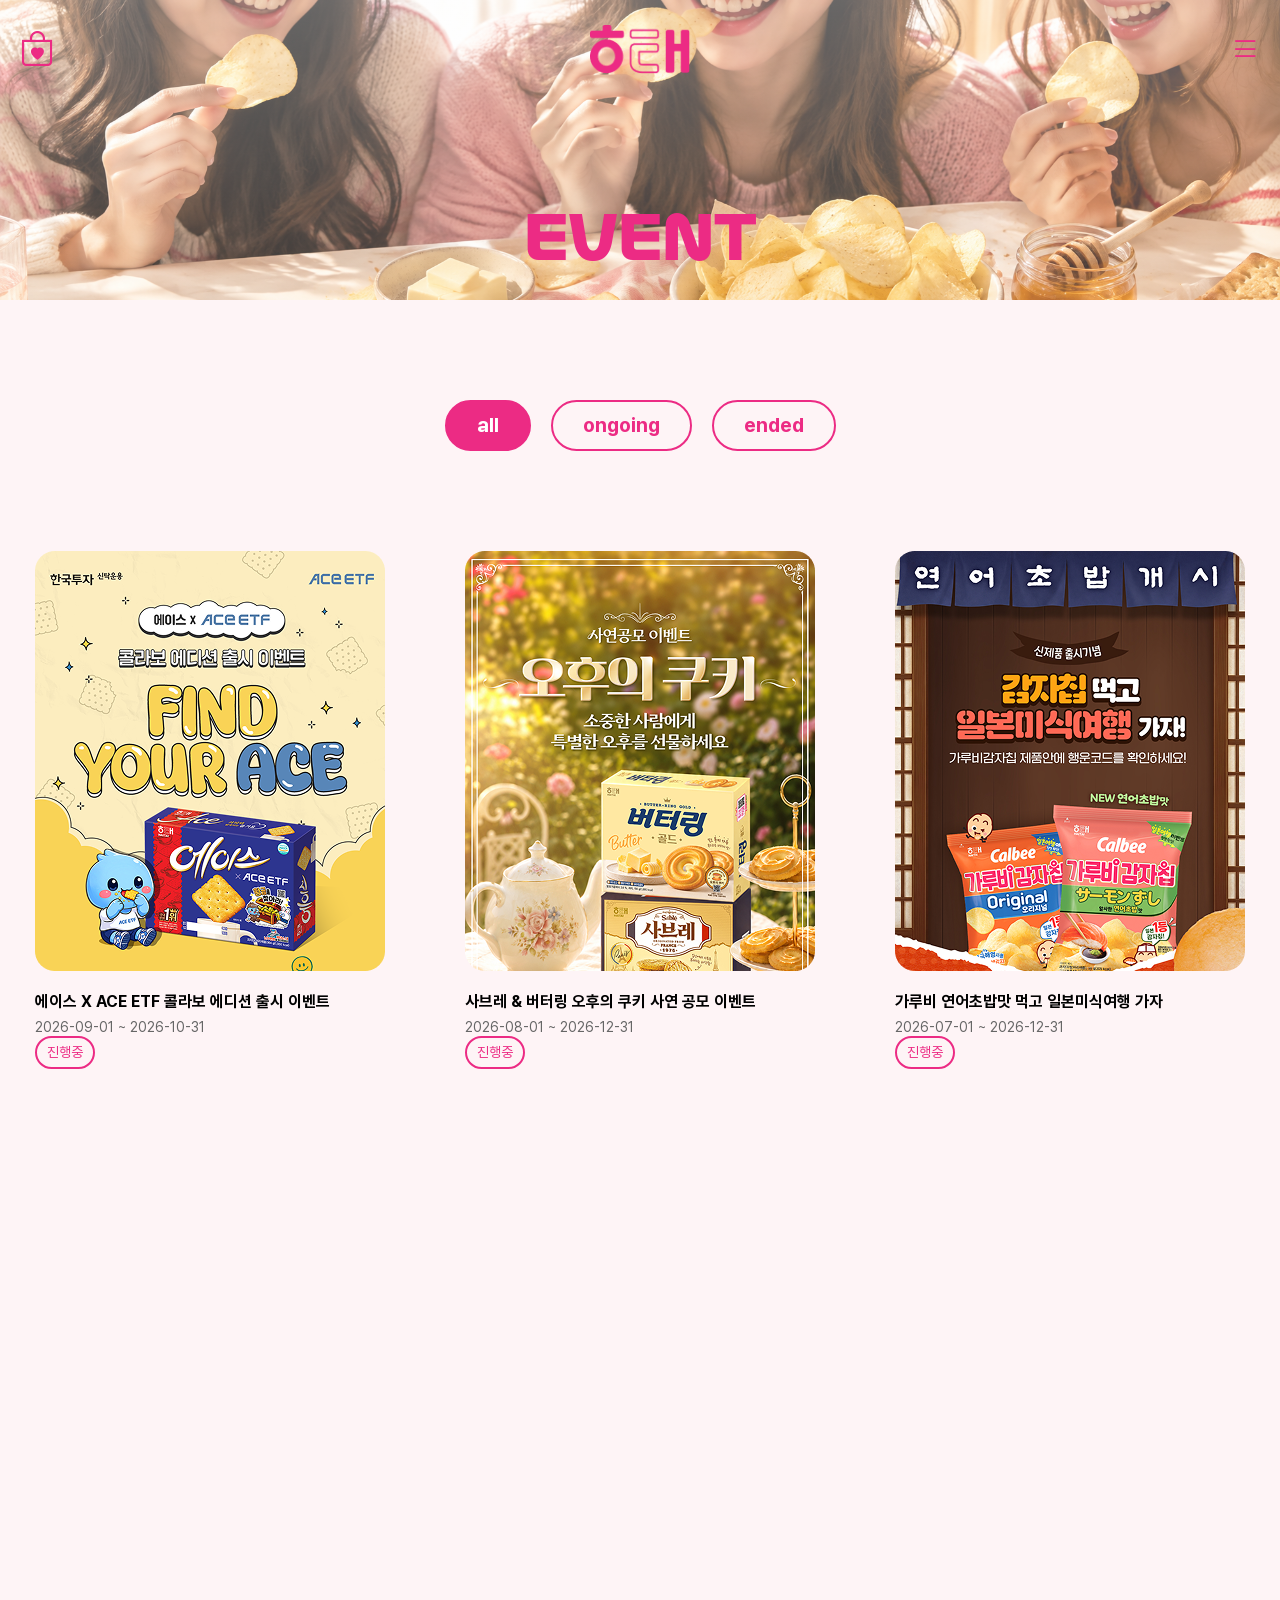
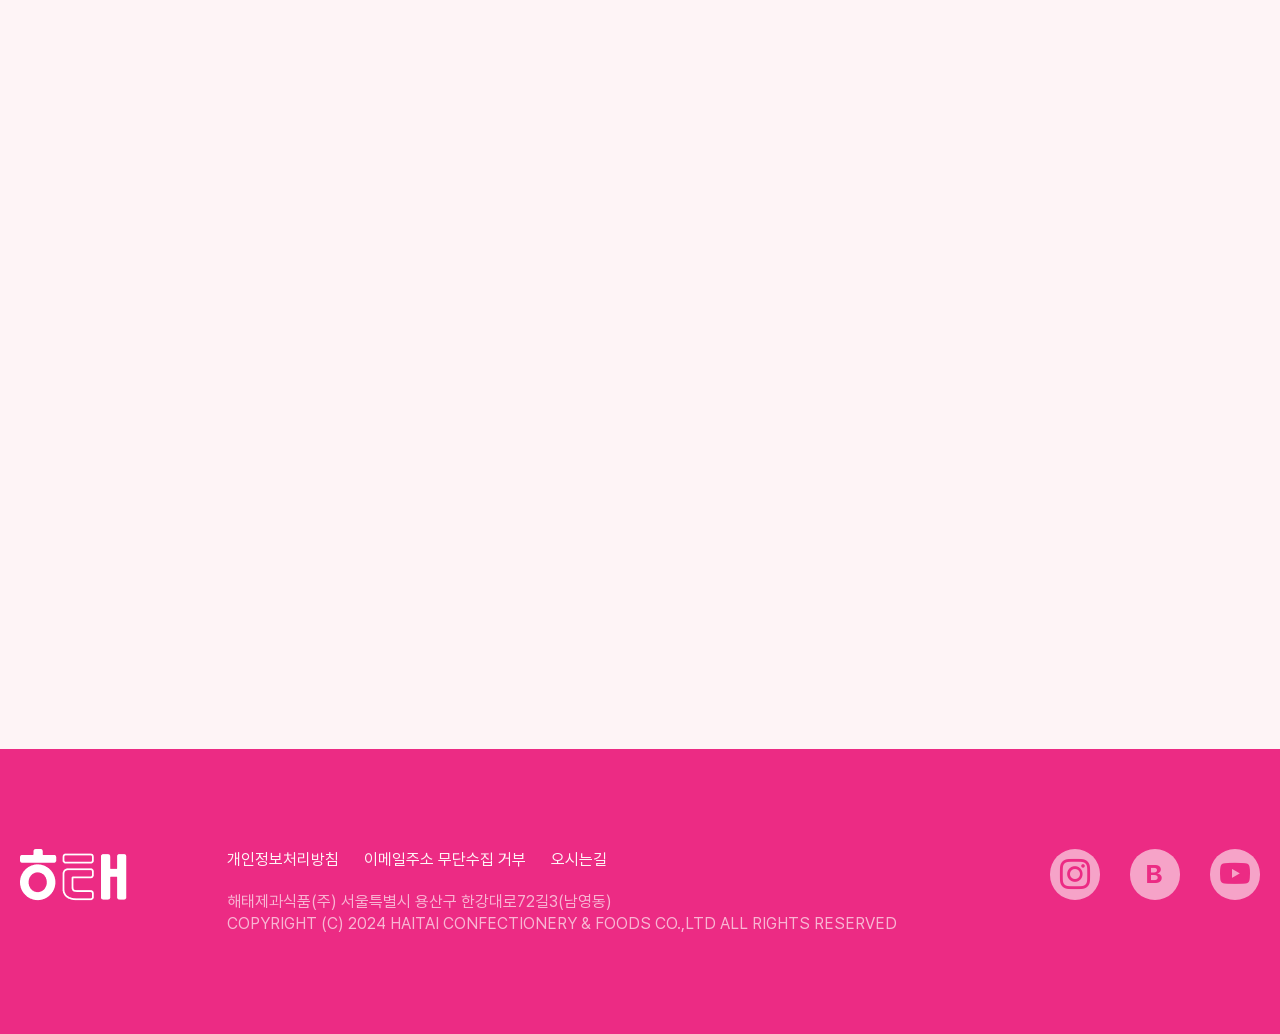
<file: doc/event.html>
<!DOCTYPE html>
<html lang="ko">

<head>
  <meta charset="UTF-8">
  <meta name="viewport" content="width=device-width, initial-scale=1.0">
  <title>해태제과식품</title>
  <!--favicon-->
  <link rel="icon" href="../img/common/favicon.png">

  <!--font-->
  <link rel="stylesheet" href="../css/font.css">

  <!--icon-->
  <link rel="stylesheet" href="https://cdn.jsdelivr.net/npm/bootstrap-icons@1.9.1/font/bootstrap-icons.css">

  <!--css-->
  <link rel="stylesheet" href="../css/reset.css">
  <link rel="stylesheet" href="../css/swiper-bundle.min.css">
  <link rel="stylesheet" href="../css/aos.css">

  <link rel="stylesheet" href="../css/common.css">
  <link rel="stylesheet" href="../css/sub.css">

  <!--js-->
  <script src="../js/jquery-4.0.0.min.js"></script>
  <script src="../js/swiper-bundle.min.js"></script>
  <script src="../js/aos.js"></script>
  <script src="../js/common.js"></script>
  <script src="../js/sub.js"></script>
</head>

<body>
  <div id="wrap">
    <header>
      <div class="inner">
        <h1><a href="../index.html"><img src="../img/common/logo.png" alt="해태제과식품"></a></h1>
        <nav>
          <ul class="gnb">
            <li><a href="../doc/about.html">about</a></li>
            <li><a href="../doc/product.html">product</a></li>
            <li><a href="../doc/news.html">news</a></li>
            <li><a href="../doc/event.html">event</a></li>
          </ul>

          <div class="utill">
            <ul class="lang">
              <li><a href="#">KO</a>
                <ul class="depth2">
                  <li><a href="#">EN</a></li>
                  <li><a href="#">JP</a></li>
                </ul>
              </li>
            </ul>
            <a href="#">
              <div class="bi bi-bag-heart cart"></div>
            </a>
          </div><!--utill-->
        </nav>

        <div class="bi bi-list ham"></div>

      </div><!--inner-->

      <div class="mgnb-wrap">
        <div class="m-logo"><img src="../img/common/logo.png" alt="해태제과식품"></div>

        <ul class="mgnb">
          <li><a href="../doc/about.html">about</a></li>
          <li><a href="../doc/product.html">product</a></li>
          <li><a href="../doc/news.html">news</a></li>
          <li><a href="../doc/event.html">event</a></li>
        </ul><!--mgnb-->
        <div class="bi bi-x-lg mgnb-close"></div>
      </div><!--mgnb-wrap-->

    </header>

    <div id="container">
      <div class="sub-visual bg-event">
        <div class="inner">
          <h3>event</h3>
        </div><!--inner-->
      </div><!--sub-visual bg-event-->
    </div><!--container-->

    <div class="event-content">

      <ul class="event-select">
        <li class="active">all</li>
        <li>ongoing</li>
        <li>ended</li>
      </ul><!--event-select-->

      <div class="inner">
      <ul class="event-list">
        <li class="event-all">
          <ul>

            <li data-aos="fade-up">
              <div class="event-box">
              <a href="#"><img src="../img/sub/event/ing01.png" alt="이벤트"></a>
              <div class="event-txt">
              <dl>
                <dt>에이스 X ACE ETF 콜라보 에디션 출시 이벤트</dt>
                <dd>2026-09-01 ~ 2026-10-31</dd>
              </dl>
              <span class="event-ing">진행중</span>
            </div><!--event-txt-->
            </div><!--event-box-->
            </li>

            <li data-aos="fade-up">
              <div class="event-box">
              <a href="#"><img src="../img/sub/event/ing02.jpg" alt="이벤트"></a>
              <div class="event-txt">
              <dl>
                <dt>사브레 & 버터링 오후의 쿠키 사연 공모 이벤트</dt>
                <dd>2026-08-01 ~ 2026-12-31</dd>
              </dl>
              <span class="event-ing">진행중</span>
            </div><!--event-txt-->
            </div><!--event-box-->
            </li>

            <li data-aos="fade-up">
              <div class="event-box">
              <a href="#"><img src="../img/sub/event/ing03.jpg" alt="이벤트"></a>
              <div class="event-txt">
              <dl>
                <dt>가루비 연어초밥맛 먹고 일본미식여행 가자</dt>
                <dd>2026-07-01 ~ 2026-12-31</dd>
              </dl>
              <span class="event-ing">진행중</span>
            </div><!--event-txt-->
            </div><!--event-box-->
            </li>

            <li data-aos="fade-up">
              <div class="event-box">
              <a href="#"><img src="../img/sub/event/ended01.jpg" alt="이벤트"></a>
              <div class="event-txt">
              <dl>
                <dt>해태제과X이마트 오예스 쿠키앤크림
                  보조배터리 이벤트</dt>
                <dd>2026-08-14 ~ 2026-09-02</dd>
              </dl>
              <span class="event-end">종료</span>
            </div><!--event-txt-->
            </div><!--event-box-->
            </li>

            <li data-aos="fade-up">
              <div class="event-box">
              <a href="#"><img src="../img/sub/event/ended02.jpg" alt="이벤트"></a>
              <div class="event-txt">
              <dl>
                <dt>해태제과X이마트 2만원이상 구매하고
                  배민 3만원권 받자!</dt>
                <dd>2026-07-16 ~ 2026-07-29</dd>
              </dl>
              <span class="event-end">종료</span>
            </div><!--event-txt-->
            </div><!--event-box-->
            </li>

            <li data-aos="fade-up">
              <div class="event-box">
              <a href="#"><img src="../img/sub/event/ended03.jpg" alt="이벤트"></a>
              <div class="event-txt">
              <dl>
                <dt>해태제과X이마트 2만원이상 구매하고
                  배스킨라빈스 버라이어티팩 받자!</dt>
                <dd>2026-06-18 ~ 2026-07-01</dd>
              </dl>
              <span class="event-end">종료</span>
            </div><!--event-txt-->
            </div><!--event-box-->
            </li>

            <li data-aos="fade-up">
              <div class="event-box">
              <a href="#"><img src="../img/sub/event/ended04.jpg" alt="이벤트"></a>
              <div class="event-txt">
              <dl>
                <dt>해태제과X이마트 2만원이상 구매하고
                  푸짐한 상품 받자!</dt>
                <dd>2026-05-14 ~ 2026-06-02</dd>
              </dl>
              <span class="event-end">종료</span>
            </div><!--event-txt-->
            </div><!--event-box-->
            </li>

          </ul>
        </li><!--event-all-->

        <li class="event-ongoing">
          <ul>

            <li>
              <div class="event-box">
              <a href="#"><img src="../img/sub/event/ing01.png" alt="이벤트"></a>
              <div class="event-txt">
              <dl>
                <dt>에이스 X ACE ETF 콜라보 에디션 출시 이벤트</dt>
                <dd>2026-09-01 ~ 2026-10-31</dd>
              </dl>
              <span class="event-ing">진행중</span>
            </div><!--event-txt-->
            </div><!--event-box-->
            </li>

            <li>
              <div class="event-box">
              <a href="#"><img src="../img/sub/event/ing02.jpg" alt="이벤트"></a>
              <div class="event-txt">
              <dl>
                <dt>사브레 & 버터링 오후의 쿠키 사연 공모 이벤트</dt>
                <dd>2026-08-01 ~ 2026-12-31</dd>
              </dl>
              <span class="event-ing">진행중</span>
            </div><!--event-txt-->
            </div><!--event-box-->
            </li>

            <li>
              <div class="event-box">
              <a href="#"><img src="../img/sub/event/ing03.jpg" alt="이벤트"></a>
              <div class="event-txt">
              <dl>
                <dt>가루비 연어초밥맛 먹고 일본미식여행 가자</dt>
                <dd>2026-07-01 ~ 2026-12-31</dd>
              </dl>
              <span class="event-ing">진행중</span>
            </div><!--event-txt-->
            </div><!--event-box-->
            </li>

          </ul>
        </li><!--event-ongoing-->

        <li class="event-ended">
          <ul>

            <li>
              <div class="event-box">
              <a href="#"><img src="../img/sub/event/ended01.jpg" alt="이벤트"></a>
              <div class="event-txt">
              <dl>
                <dt>해태제과X이마트 오예스 쿠키앤크림
                  보조배터리 이벤트</dt>
                <dd>2026-08-14 ~ 2026-09-02</dd>
              </dl>
              <span class="event-end">종료</span>
            </div><!--event-txt-->
            </div><!--event-box-->
            </li>

            <li>
              <div class="event-box">
              <a href="#"><img src="../img/sub/event/ended02.jpg" alt="이벤트"></a>
              <div class="event-txt">
              <dl>
                <dt>해태제과X이마트 2만원이상 구매하고
                  배민 3만원권 받자!</dt>
                <dd>2026-07-16 ~ 2026-07-29</dd>
              </dl>
              <span class="event-end">종료</span>
            </div><!--event-txt-->
            </div><!--event-box-->
            </li>

            <li>
              <div class="event-box">
              <a href="#"><img src="../img/sub/event/ended03.jpg" alt="이벤트"></a>
              <div class="event-txt">
              <dl>
                <dt>해태제과X이마트 2만원이상 구매하고
                  배스킨라빈스 버라이어티팩 받자!</dt>
                <dd>2026-06-18 ~ 2026-07-01</dd>
              </dl>
              <span class="event-end">종료</span>
            </div><!--event-txt-->
            </div><!--event-box-->
            </li>

            <li>
              <div class="event-box">
              <a href="#"><img src="../img/sub/event/ended04.jpg" alt="이벤트"></a>
              <div class="event-txt">
              <dl>
                <dt>해태제과X이마트 2만원이상 구매하고
                  푸짐한 상품 받자!</dt>
                <dd>2026-05-14 ~ 2026-06-02</dd>
              </dl>
              <span class="event-end">종료</span>
            </div><!--event-txt-->
            </div><!--event-box-->
            </li>

          </ul>
        </li><!--event-ended-->
      </ul>
    </div><!--inner-->

    </div><!--event-content-->

    <footer>

      <div class="inner">

        <div class="left">
          <div class="ft-logo">
            <img src="../img/common/logo_w.png" alt="해태로고">
          </div>

          <div class="ft-list">
            <ul class="ft-select">
              <li><a href="#">개인정보처리방침</a></li>
              <li><a href="#">이메일주소 무단수집 거부</a></li>
              <li><a href="#">오시는길</a></li>
            </ul>

            <div class="ad-co">
              <address>해태제과식품(주) 서울특별시 용산구 한강대로72길3(남영동)</address>
              <div class="copy">COPYRIGHT (C) 2024 HAITAI CONFECTIONERY & FOODS CO.,LTD ALL RIGHTS RESERVED</div>
            </div><!--ad-co-->
          </div><!--ft-list-->
        </div><!--left-->

        <ul class="sns">
          <li><a href="#" class="bi bi-instagram"></a></li>
          <li><a href="#" class="bi bi-type-bold"></a></li>
          <li><a href="#" class="bi bi-youtube"></a></li>
        </ul>

      </div><!--inner-->

    </footer>
  </div><!--wrap-->
</body>
<script>
    $(document).ready(function () {
      AOS.init(); //잊지말기
    });
  </script>
</html>
</file>
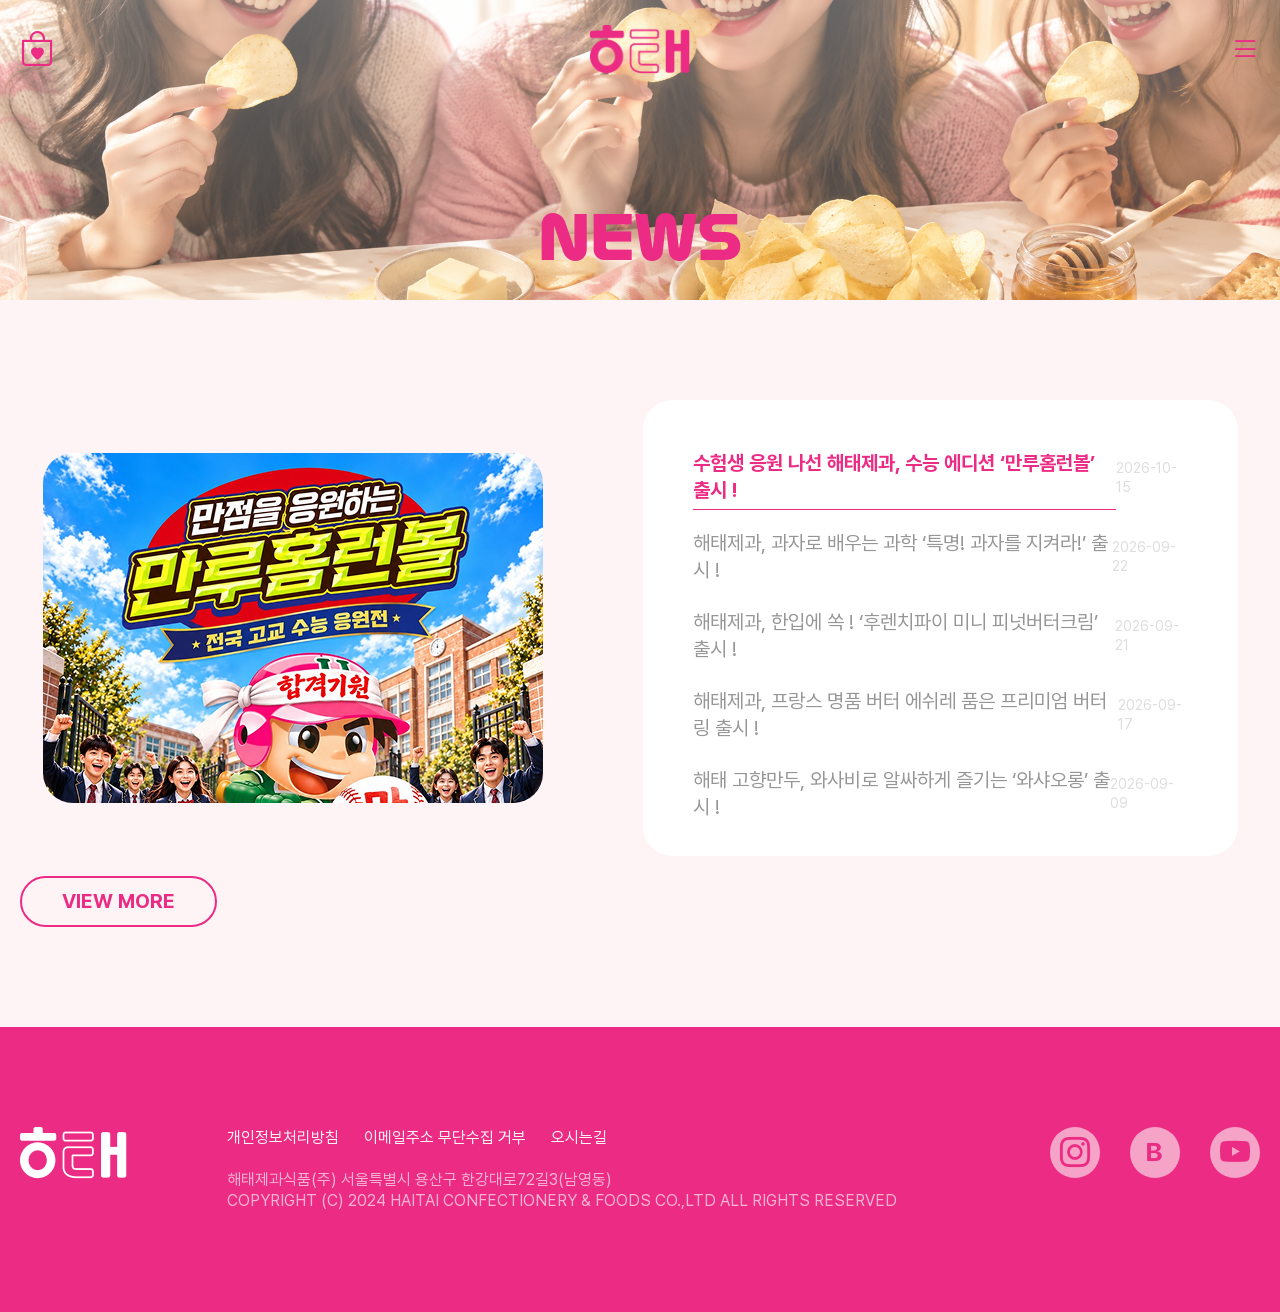
<file: doc/news.html>
<!DOCTYPE html>
<html lang="ko">

<head>
  <meta charset="UTF-8">
  <meta name="viewport" content="width=device-width, initial-scale=1.0">
  <title>해태제과식품</title>
  <!--favicon-->
  <link rel="icon" href="../img/common/favicon.png">

  <!--font-->
  <link rel="stylesheet" href="../css/font.css">

  <!--icon-->
  <link rel="stylesheet" href="https://cdn.jsdelivr.net/npm/bootstrap-icons@1.9.1/font/bootstrap-icons.css">

  <!--css-->
  <link rel="stylesheet" href="../css/reset.css">
  <link rel="stylesheet" href="../css/swiper-bundle.min.css">
  <link rel="stylesheet" href="../css/aos.css">

  <link rel="stylesheet" href="../css/common.css">
  <link rel="stylesheet" href="../css/sub.css">

  <!--js-->
  <script src="../js/jquery-4.0.0.min.js"></script>
  <script src="../js/swiper-bundle.min.js"></script>
  <script src="../js/aos.js"></script>
  <script src="../js/common.js"></script>
  <script src="../js/sub.js"></script>
</head>

<body>
  <div id="wrap">
    <header>
      <div class="inner">
        <h1><a href="../index.html"><img src="../img/common/logo.png" alt="해태제과식품"></a></h1>
        <nav>
          <ul class="gnb">
            <li><a href="../doc/about.html">about</a></li>
            <li><a href="../doc/product.html">product</a></li>
            <li><a href="../doc/news.html">news</a></li>
            <li><a href="../doc/event.html">event</a></li>
          </ul>

          <div class="utill">
            <ul class="lang">
              <li><a href="#">KO</a>
                <ul class="depth2">
                  <li><a href="#">EN</a></li>
                  <li><a href="#">JP</a></li>
                </ul>
              </li>
            </ul>
            <a href="#">
              <div class="bi bi-bag-heart cart"></div>
            </a>
          </div><!--utill-->
        </nav>

        <div class="bi bi-list ham"></div>

      </div><!--inner-->

      <div class="mgnb-wrap">
        <div class="m-logo"><img src="../img/common/logo.png" alt="해태제과식품"></div>

        <ul class="mgnb">
          <li><a href="../doc/about.html">about</a></li>
          <li><a href="../doc/product.html">product</a></li>
          <li><a href="../doc/news.html">news</a></li>
          <li><a href="../doc/event.html">event</a></li>
        </ul><!--mgnb-->
        <div class="bi bi-x-lg mgnb-close"></div>
      </div><!--mgnb-wrap-->

    </header>

    <div id="container">
      <div class="sub-visual bg-news">
        <div class="inner">
          <h3>news</h3>
        </div><!--inner-->
      </div><!--sub-visual bg-brand-->
    </div><!--container-->

    <div class="news-content">
        <div class="inner">

      <div class="news-list" data-aos="fade-left">

          <div class="news-img">
            <ul>
              <li><a href="#"><img src="../img/sub/news/news01-1.jpg" alt="해태뉴스"></a></li>
              <li><a href="#"><img src="../img/sub/news/news01.png" alt="해태뉴스"></a></li>
              <li><a href="#"><img src="../img/sub/news/news02.png" alt="해태뉴스"></a></li>
              <li><a href="#"><img src="../img/sub/news/news03.jpg" alt="해태뉴스"></a></li>
              <li><a href="#"><img src="../img/sub/news/news04.png" alt="해태뉴스"></a></li>
            </ul>
          </div><!--news-img-->

          <div class="news-name">
            <ul>
              <li class="active"><span class="news-span">수험생 응원 나선 해태제과, 수능 에디션 ‘만루홈런볼’ 출시 !</span><span class="news-date">2026-10-15</span></li>
              <li><span class="news-span">해태제과, 과자로 배우는 과학 ‘특명! 과자를 지켜라!’ 출시 !</span><span class="news-date">2026-09-22</span></li>
              <li><span class="news-span">해태제과, 한입에 쏙 ! ‘후렌치파이 미니 피넛버터크림’ 출시 !</span><span class="news-date">2026-09-21</span></li>
              <li><span class="news-span">해태제과, 프랑스 명품 버터 에쉬레 품은 프리미엄 버터링 출시 !</span><span class="news-date">2026-09-17</span></li>
              <li><span class="news-span">해태 고향만두, 와사비로 알싸하게 즐기는 ‘와샤오롱’ 출시 !</span><span class="news-date">2026-09-09</span></li>
            </ul>
          </div><!--news-name-->

        </div><!--news-list-->
        <div class="btn-more"><a href="#">view more</a></div>
      </div><!--inner-->
      

    </div><!--news-content-->

    <footer>

      <div class="inner">

        <div class="left">
          <div class="ft-logo">
            <img src="../img/common/logo_w.png" alt="해태로고">
          </div>

          <div class="ft-list">
            <ul class="ft-select">
              <li><a href="#">개인정보처리방침</a></li>
              <li><a href="#">이메일주소 무단수집 거부</a></li>
              <li><a href="#">오시는길</a></li>
            </ul>

            <div class="ad-co">
              <address>해태제과식품(주) 서울특별시 용산구 한강대로72길3(남영동)</address>
              <div class="copy">COPYRIGHT (C) 2024 HAITAI CONFECTIONERY & FOODS CO.,LTD ALL RIGHTS RESERVED</div>
            </div><!--ad-co-->
          </div><!--ft-list-->
        </div><!--left-->

        <ul class="sns">
          <li><a href="#" class="bi bi-instagram"></a></li>
          <li><a href="#" class="bi bi-type-bold"></a></li>
          <li><a href="#" class="bi bi-youtube"></a></li>
        </ul>

      </div><!--inner-->

    </footer>
  </div><!--wrap-->
</body>
<script>
  $(document).ready(function () {
    AOS.init(); //잊지말기
  });
</script>

</html>
</file>
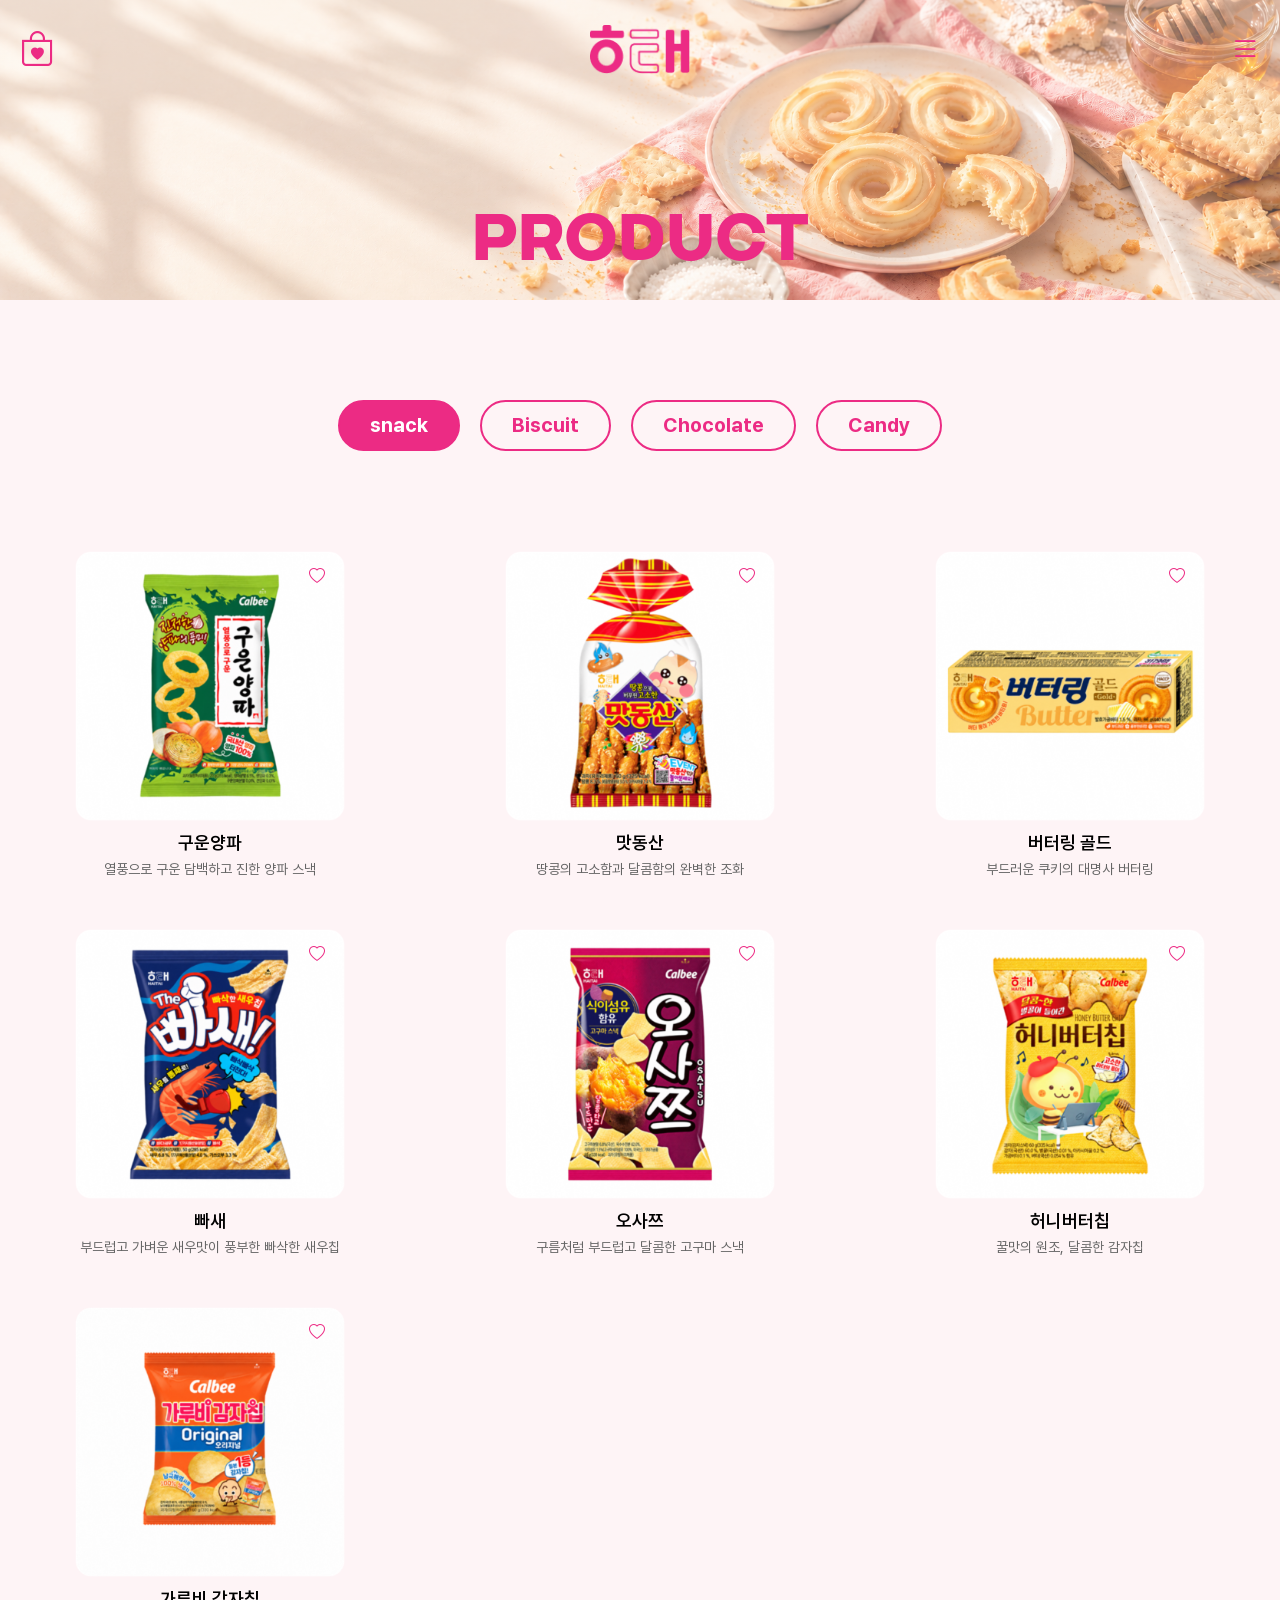
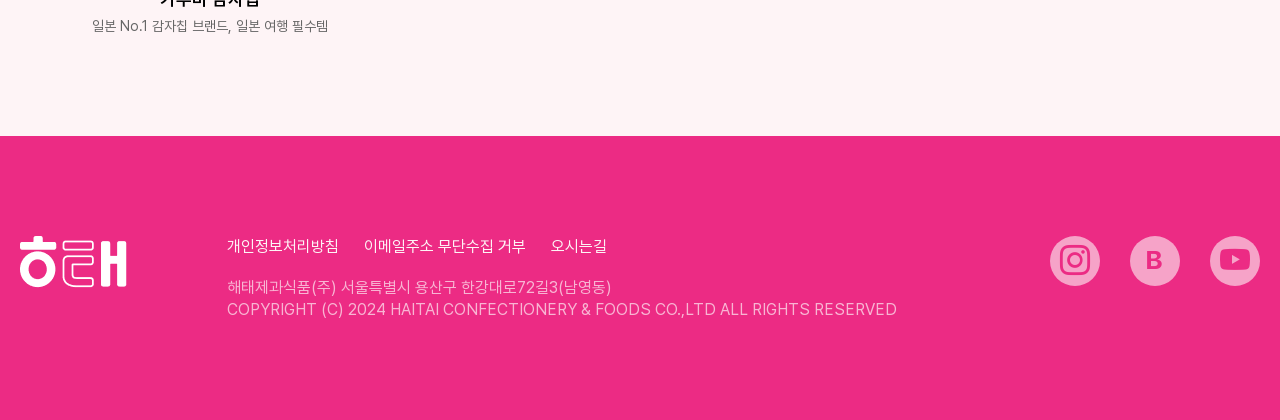
<file: doc/product.html>
<!DOCTYPE html>
<html lang="ko">

<head>
  <meta charset="UTF-8">
  <meta name="viewport" content="width=device-width, initial-scale=1.0">
  <title>해태제과식품</title>
  <!--favicon-->
  <link rel="icon" href="../img/common/favicon.png">

  <!--font-->
  <link rel="stylesheet" href="../css/font.css">

  <!--icon-->
  <link rel="stylesheet" href="https://cdn.jsdelivr.net/npm/bootstrap-icons@1.9.1/font/bootstrap-icons.css">

  <!--css-->
  <link rel="stylesheet" href="../css/reset.css">
  <link rel="stylesheet" href="../css/swiper-bundle.min.css">
  <link rel="stylesheet" href="../css/aos.css">

  <link rel="stylesheet" href="../css/common.css">
  <link rel="stylesheet" href="../css/sub.css">

  <!--js-->
  <script src="../js/jquery-4.0.0.min.js"></script>
  <script src="../js/swiper-bundle.min.js"></script>
  <script src="../js/aos.js"></script>
  <script src="../js/common.js"></script>
  <script src="../js/sub.js"></script>
</head>

<body>
  <div id="wrap">
    <header>
      <div class="inner">
        <h1><a href="../index.html"><img src="../img/common/logo.png" alt="해태제과식품"></a></h1>
        <nav>
          <ul class="gnb">
            <li><a href="../doc/about.html">about</a></li>
            <li><a href="../doc/product.html">product</a></li>
            <li><a href="../doc/news.html">news</a></li>
            <li><a href="../doc/event.html">event</a></li>
          </ul>

          <div class="utill">
            <ul class="lang">
              <li><a href="#">KO</a>
                <ul class="depth2">
                  <li><a href="#">EN</a></li>
                  <li><a href="#">JP</a></li>
                </ul>
              </li>
            </ul>
            <a href="#">
              <div class="bi bi-bag-heart cart"></div>
            </a>
          </div><!--utill-->
        </nav>

        <div class="bi bi-list ham"></div>

      </div><!--inner-->

      <div class="mgnb-wrap">
        <div class="m-logo"><img src="../img/common/logo.png" alt="해태제과식품"></div>

        <ul class="mgnb">
          <li><a href="../doc/about.html">about</a></li>
          <li><a href="../doc/product.html">product</a></li>
          <li><a href="../doc/news.html">news</a></li>
          <li><a href="../doc/event.html">event</a></li>
        </ul><!--mgnb-->
        <div class="bi bi-x-lg mgnb-close"></div>
      </div><!--mgnb-wrap-->

    </header>

    <div id="container">
      <div class="sub-visual bg-product">
        <div class="inner">
          <h3>product</h3>
        </div><!--inner-->
      </div><!--sub-visual bg-brand-->

      <div class="prd-content">
        <ul class="prd-select">
          <li class="active">snack</li>
          <li>Biscuit</li>
          <li>Chocolate</li>
          <li>Candy</li>
        </ul><!--prd-select-->

        <ul class="prd-list">

          <li class="snack-list">
            <ul>
              <li class="snack"><a href="#">
                  <img src="../img/sub/product/snack/snack01.png" alt="구운양파"><i class="bi bi-heart"></i>
                </a>
                <div class="prd-txt">
                  <span>구운양파</span>
                  <p>열풍으로 구운 담백하고 진한 양파 스낵</p>
                </div>

              </li>

              <li class="snack"><a href="#">
                  <img src="../img/sub/product/snack/snack02.png" alt="맛동산"><i class="bi bi-heart"></i>
                </a>
                <div class="prd-txt">
                  <span>맛동산</span>
                  <p>땅콩의 고소함과 달콤함의 완벽한 조화</p>
                </div>

              </li>

              <li class="snack"><a href="#">
                  <img src="../img/sub/product/snack/snack03.png" alt="버터링 골드"><i class="bi bi-heart"></i>
                </a>
                <div class="prd-txt">
                  <span>버터링 골드</span>
                  <p>부드러운 쿠키의 대명사 버터링</p>
                </div>

              </li>

              <li class="snack"><a href="#">
                  <img src="../img/sub/product/snack/snack04.png" alt="빠새"><i class="bi bi-heart"></i>
                </a>
                <div class="prd-txt">
                  <span>빠새</span>
                  <p>부드럽고 가벼운 새우맛이 풍부한 빠삭한 새우칩</p>
                </div>
              </li>

              <li class="snack"><a href="#">
                  <img src="../img/sub/product/snack/snack05.png" alt="오사쯔"><i class="bi bi-heart"></i>
                </a>
                <div class="prd-txt">
                  <span>오사쯔</span>
                  <p>구름처럼 부드럽고 달콤한 고구마 스낵</p>
                </div>
              </li>

              <li class="snack"><a href="#">
                  <img src="../img/sub/product/snack/snack06.png" alt="허니버터칩"><i class="bi bi-heart"></i>
                </a>
                <div class="prd-txt">
                  <span>허니버터칩</span>
                  <p>꿀맛의 원조, 달콤한 감자칩</p>
                </div>
              </li>

              <li class="snack"><a href="#">
                  <img src="../img/sub/product/snack/snack07.png" alt="가루비 감자칩"><i class="bi bi-heart"></i>
                </a>
                <div class="prd-txt">
                  <span>가루비 감자칩</span>
                  <p>일본 No.1 감자칩 브랜드, 일본 여행 필수템</p>
                </div>
              </li>

            </ul>
          </li><!--snack-list-->

          <li class="biscuit-list">
            <ul>
              <li class="biscuit"><a href="#">
                  <img src="../img/sub/product/biscuit/biscuit01.png" alt="롤리폴리"><i class="bi bi-heart"></i>
                </a>
                <div class="prd-txt">
                  <span>롤리폴리</span>
                  <p>부드러운 롤웨하스 속에 초코</p>
                </div>

              </li>

              <li class="biscuit"><a href="#">
                  <img src="../img/sub/product/biscuit/biscuit02.png" alt="오예스"><i class="bi bi-heart"></i>
                </a>
                <div class="prd-txt">
                  <span>오예스</span>
                  <p>촉촉하고 부드러운 리얼 초코 케이크</p>
                </div>

              </li>

              <li class="biscuit"><a href="#">
                  <img src="../img/sub/product/biscuit/biscuit03.png" alt="오예스 콜드브루"><i class="bi bi-heart"></i>
                </a>
                <div class="prd-txt">
                  <span>오예스 콜드브루</span>
                  <p>차갑게 먹으면 더욱 맛있는 커피 풍미의 맛</p>
                </div>
              </li>

              <li class="biscuit"><a href="#">
                  <img src="../img/sub/product/biscuit/biscuit04.png" alt="웨하스 크림"><i class="bi bi-heart"></i>
                </a>
                <div class="prd-txt">
                  <span>웨하스 크림</span>
                  <p>부드러운 크림이 든 바삭하고, 고소한 웨하스</p>
                </div>
              </li>

              <li class="biscuit"><a href="#">
                  <img src="../img/sub/product/biscuit/biscuit05.png" alt="홈런볼"><i class="bi bi-heart"></i>
                </a>
                <div class="prd-txt">
                  <span>홈런볼</span>
                  <p>대한민국 단 하나, 프리미엄 초코슈 과자</p>
                </div>
              </li>

              <li class="biscuit"><a href="#">
                  <img src="../img/sub/product/biscuit/biscuit06.png" alt="후렌치파이 딸기"><i class="bi bi-heart"></i>
                </a>
                <div class="prd-txt">
                  <span>후렌치파이 딸기</span>
                  <p>64겹의 파이 위에 달콤한 딸기잼이 가득</p>
                </div>
              </li>

              <li class="biscuit"><a href="#">
                  <img src="../img/sub/product/biscuit/biscuit07.png" alt="에이스"><i class="bi bi-heart"></i>
                </a>
                <div class="prd-txt">
                  <span>에이스</span>
                  <p>커피와 함께하는 즐거움</p>
                </div>
              </li>

            </ul>
          </li><!--biscuit-list-->

          <li class="chocolate-list">
            <ul>
              <li class="chocolate"><a href="#">
                  <img src="../img/sub/product/chocolate/choco01.png" alt="얼려 먹는 초코"><i class="bi bi-heart"></i>
                </a>
                <div class="prd-txt">
                  <span>얼려 먹는 초코</span>
                  <p>내손으로 만드는 재미있는 초콜릿</p>
                </div>

              </li>

              <li class="chocolate"><a href="#">
                  <img src="../img/sub/product/chocolate/choco02.png" alt="자유시간 쿠키앤크림"><i class="bi bi-heart"></i>
                </a>
                <div class="prd-txt">
                  <span>자유시간 쿠키앤크림</span>
                  <p>바삭한 쿠키와 크리미한 식감의 조화</p>
                </div>

              </li>

              <li class="chocolate"><a href="#">
                  <img src="../img/sub/product/chocolate/choco03.png" alt="자유시간"><i class="bi bi-heart"></i>
                </a>
                <div class="prd-txt">
                  <span>자유시간</span>
                  <p>달콤한 카라멜로 코팅된 땅콩 초코바</p>
                </div>

              </li>

              <li class="chocolate"><a href="#">
                  <img src="../img/sub/product/chocolate/choco04.png" alt="충전시간"><i class="bi bi-heart"></i>
                </a>
                <div class="prd-txt">
                  <span>충전시간</span>
                  <p>몸에 좋고 맛도 좋고 영양 듬뿍 자유시간 에너지바</p>
                </div>
              </li>

              <li class="chocolate"><a href="#">
                  <img src="../img/sub/product/chocolate/choco05.png" alt="자유시간 크리스피"><i class="bi bi-heart"></i>
                </a>
                <div class="prd-txt">
                  <span>자유시간 크리스피</span>
                  <p>바삭하고 고소한 자유시간 크리스피</p>
                </div>
              </li>

              <li class="chocolate"><a href="#">
                  <img src="../img/sub/product/chocolate/choco06.png" alt="화이트 엔젤 큐티"><i class="bi bi-heart"></i>
                </a>
                <div class="prd-txt">
                  <span>화이트 엔젤 큐티</span>
                  <p>깜찍한 캐릭터 스틱 초콜릿</p>
                </div>
              </li>
            </ul>
          </li><!--chocolate-list-->

          <li class="candy-list">
            <ul>
              <li class="candy"><a href="#">
                  <img src="../img/sub/product/candy/candy01.png" alt="연양갱"><i class="bi bi-heart"></i>
                </a>
                <div class="prd-txt">
                  <span>연양갱</span>
                  <p>75년 전통의 그맛 그대로</p>
                </div>
              </li>

              <li class="candy"><a href="#">
                  <img src="../img/sub/product/candy/candy02.png" alt="신쫄이 딸기"><i class="bi bi-heart"></i>
                </a>
                <div class="prd-txt">
                  <span>신쫄이 딸기</span>
                  <p>멈출 수 없는 신맛</p>
                </div>
              </li>

              <li class="candy"><a href="#">
                  <img src="../img/sub/product/candy/candy03.png" alt="썬키스트"><i class="bi bi-heart"></i>
                </a>
                <div class="prd-txt">
                  <span>썬키스트</span>
                  <p>상큼한 3가지 과일맛에 달콤한 과즙잼이 듬뿍</p>
                </div>
              </li>

              <li class="candy"><a href="#">
                  <img src="../img/sub/product/candy/candy04.png" alt="자두캔디"><i class="bi bi-heart"></i>
                </a>
                <div class="prd-txt">
                  <span>자두캔디</span>
                  <p>상큼한 맛이 가득한 자두 캔디</p>
                </div>
              </li>

              <li class="candy"><a href="#">
                  <img src="../img/sub/product/candy/candy05.png" alt="자두젤리"><i class="bi bi-heart"></i>
                </a>
                <div class="prd-txt">
                  <span>자두젤리</span>
                  <p>자두모양 젤리에 새콤한 자두잼이 쏙</p>
                </div>
              </li>

              <li class="candy"><a href="#">
                  <img src="../img/sub/product/candy/candy06.png" alt="알사탕"><i class="bi bi-heart"></i>
                </a>
                <div class="prd-txt">
                  <span>알사탕</span>
                  <p>고소하고 달콤한 땅콩 크리스피 캔디</p>
                </div>
              </li>

              
            </ul>
          </li><!--chocolate-list-->

        </ul><!--prd-list-->

      </div><!--prd-content-->
    </div><!--container-->

    <footer>

      <div class="inner">

        <div class="left">
          <div class="ft-logo">
            <img src="../img/common/logo_w.png" alt="해태로고">
          </div>

          <div class="ft-list">
            <ul class="ft-select">
              <li><a href="#">개인정보처리방침</a></li>
              <li><a href="#">이메일주소 무단수집 거부</a></li>
              <li><a href="#">오시는길</a></li>
            </ul>

            <div class="ad-co">
              <address>해태제과식품(주) 서울특별시 용산구 한강대로72길3(남영동)</address>
              <div class="copy">COPYRIGHT (C) 2024 HAITAI CONFECTIONERY & FOODS CO.,LTD ALL RIGHTS RESERVED</div>
            </div><!--ad-co-->
          </div><!--ft-list-->
        </div><!--left-->

        <ul class="sns">
          <li><a href="#" class="bi bi-instagram"></a></li>
          <li><a href="#" class="bi bi-type-bold"></a></li>
          <li><a href="#" class="bi bi-youtube"></a></li>
        </ul>

      </div><!--inner-->

    </footer>
  </div><!--wrap-->
</body>
<script>
    $(document).ready(function () {
      AOS.init(); //잊지말기
    });
  </script>

</html>
</file>
<file: css/font.css>
@font-face{
  font-family: "pretendard"; /*사용할 이름 정의*/
  src: url(../font/Pretendard-Thin.woff) format("woff"); /*폰트 파일 위치 연결*/
  font-weight: 100;
  font-style: normal;
}

@font-face{
  font-family: "pretendard";
  src: url(../font/Pretendard-ExtraLight.woff) format("woff");
  font-weight: 200;
  font-style: normal;
}

@font-face{
  font-family: "pretendard";
  src: url(../font/Pretendard-Light.woff) format("woff");
  font-weight: 300;
  font-style: normal;
}

@font-face{
  font-family: "pretendard";
  src: url(../font/Pretendard-Regular.woff) format("woff");
  font-weight: 400;
  font-style: normal;
}

@font-face{
  font-family: "pretendard";
  src: url(../font/Pretendard-Medium.woff) format("woff");
  font-weight: 500;
  font-style: normal;
}

@font-face{
  font-family: "pretendard";
  src: url(../font/Pretendard-SemiBold.woff) format("woff");
  font-weight: 600;
  font-style: normal;
}

@font-face{
  font-family: "pretendard";
  src: url(../font/Pretendard-Bold.woff) format("woff");
  font-weight: 700;
  font-style: normal;
}

@font-face{
  font-family: "pretendard";
  src: url(../font/Pretendard-ExtraBold.woff) format("woff");
  font-weight: 800;
  font-style: normal;
}

@font-face{
  font-family: "pretendard";
  src: url(../font/Pretendard-Black.woff) format("woff");
  font-weight: 900;
  font-style: normal;
}

@font-face {
  font-family: "riasans";
  src: url("../font/RiaSans-Regular.woff2") format("woff");
  font-weight: 100;
  font-style: normal;
}

@font-face {
  font-family: "riasans";
  src: url("../font/RiaSans-Bold.woff2") format("woff");
  font-weight: 200;
  font-style: normal;
}

@font-face {
  font-family: "riasans";
  src: url("../font/RiaSans-ExtraBold.woff2") format("woff");
  font-weight: 300;
  font-style: normal;
}
</file>
<file: css/common.css>
@charset "utf-8";

:root {
  --main-font: "pretendard", sans-serif;
  --sub-font: "riasans", sans-serif;
  --main-color: #EC2B84;
  --sub-color: #FEF4F6;
}

body {
  font-family: var(--main-font);
  font-size: 1.6rem;
  line-height: 1.35;
  color: #000;
}

.inner {
  padding: 0 20px;
  max-width: 1640px;
  margin: 0 auto;
}

header {
  position: fixed;
  top: 0;
  left: 0;
  width: 100%;
  z-index: 99;
  align-items: center;
  padding: 25px 0;
}

header.active {
  background-color: #ffffffda;
}

header h1 img {
  display: block;
  width: 100px;
}

header nav {
  display: flex;
  gap: 400px;
}

header .inner {
  display: flex;
  justify-content: space-between;
}

header .gnb {
  display: flex;
}

header .gnb li a {
  display: block;
  padding: 10px 40px;
  text-transform: uppercase;
  font-size: 1.8rem;
  font-weight: 700;
  color: var(--main-color);
}

header .utill {
  display: flex;
  align-items: center;
  gap: 20px;
}

header .utill .lang {
  font-size: 1.6rem;
  font-weight: 600;
  color: var(--main-color);
}

header .utill .lang>li {
  position: relative;
}

header .utill .lang>li>a {
  display: block;
  padding: 8px 45px 8px 25px;
  border: 2px solid var(--main-color);
  border-radius: 25px;
  color: var(--main-color);
  background: url(../img/common/chevron-down.png)no-repeat right 10px center;
  transition: all 0.5s;
}

header .utill .lang>li:hover>a {
  background-color: var(--sub-color);
}

header .utill .lang>li .depth2 {
  display: none;
  position: absolute;
  width: 100px;
  padding: 10px;
  text-align: center;
  border-radius: 10px;
  transform: translateX(-50%);
  left: 50%;
  background-color: var(--sub-color);
}

header .utill .lang>li .depth2 li a {
  display: block;
  padding: 8px 0 8px;
  color: var(--main-color);
  transition: all 0.5s;
}

header .utill .lang>li .depth2 li:hover a {
  background-color: var(--main-color);
  color: var(--sub-color);
  border-radius: 10px;
}

header .utill .cart {
  color: var(--main-color);
  font-size: 3.5rem;
}

header .ham {
  cursor: pointer;
  display: none;
  color: var(--main-color);
  font-size: 3rem;
  line-height: 48px;
}

@media(max-width: 1400px) {
  header h1 {
    position: absolute;
    left: 50%;
    transform: translateX(-50%);
  }

  header .gnb {
    display: none;
  }

  header .utill>.lang {
    display: none;
  }

  header .ham {
    display: block;
  }
}

@media(max-width: 768px) {
  header h1 {
    position: static;
    transform: none;
  }

  header h1 img{
    width: 70px;
  }

  header .utill {
    display: none;
  }
}

/*mgnb*/
.mgnb-wrap {
  position: fixed;
  z-index: 999;
  top: 0;
  right: -100%;
  width: 100%;
  height: 100%;
  padding: 100px 50px;
  background-color: var(--sub-color);
}

.mgnb-wrap .m-logo {
  position: absolute;
  top: 48px;
}

.mgnb-wrap .m-logo img {
  display: block;
  width: 60px;
}

.mgnb-wrap .mgnb li a {
  display: block;
  padding: 15px 10px;
  color: var(--main-color);
  text-transform: uppercase;
  font-size: 2rem;
  border-bottom: 1px solid rgba(236, 43, 133, 0.3);
  transition: all 0.5s;
}

.mgnb-wrap .mgnb li:first-child {
  border-top: 1px solid var(--main-color);
}

.mgnb-wrap .mgnb li:hover a {
  color: var(--sub-color);
  background-color: var(--main-color);
}

.mgnb-wrap .mgnb-close {
  cursor: pointer;
  position: absolute;
  top: 50px;
  right: 50px;
  width: 30px;
  height: 30px;
  color: var(--main-color);
  font-size: 2rem;
}

/*공통*/
h3 {
  position: relative;
  font-size: 5rem;
  font-family: var(--sub-font);
  font-weight: 200;
  text-transform: uppercase;
  color: var(--main-color);
}

main .btn-more a {
  display: inline-block;
  border: 2px solid var(--main-color);
  border-radius: 30px;
  padding: 10px 40px;
  font-size: 2rem;
  font-weight: 700;
  text-transform: uppercase;
  color: var(--main-color);
  transition: all 0.5s;
}

main .btn-more a:hover {
  background-color: var(--main-color);
  color: #fff;
}

/*footer*/
footer {
  background-color: var(--main-color);
  padding: 100px 0;
}

footer .inner {
  display: flex;
  flex-wrap: wrap;
  justify-content: space-between;
}

footer .inner .left {
  display: flex;
  gap: 100px;
}

footer .inner .left .ft-list .ft-select {
  display: flex;
  flex-wrap: wrap;
  gap: 25px;
  margin-bottom: 20px;
}

footer .inner .left .ft-list .ft-select li a {
  color: var(--sub-color);
}

footer .inner .left .ft-list .ad-co {
  color: #fef4f6b0;
}

footer .inner .sns {
  display: flex;
  gap: 30px;
}

footer .inner .sns li a {
  display: inline-block;
  padding: 5px 10px;
  align-items: center;
  font-size: 3rem;
  background-color: var(--sub-color);
  color: var(--main-color);
  border-radius: 50px;
  opacity: 0.6;
  transition: all 0.5s;
}

footer .inner .sns li a:hover{
  opacity: 1;
}

@media(max-width:1024px) {
  footer {
    font-size: 1.4rem;
  }

  footer .inner .sns{
    margin-top: 50px;
  }
}

@media(max-width:768px) {
  footer {
    padding: 50px 0;
    font-size: 1.2rem;
  }

  main .btn-more a {
  border: 1px solid var(--main-color);
  padding: 8px 30px;
  font-size: 1.5rem;
}
}
</file>
<file: css/main.css>
@charset "utf-8";


/*main-visual*/

#banner .swiper-slide {
  height: 100vh;
}

#banner .banner01 {
  background: url(../img/main/banner/banner_main01.png)no-repeat center center / cover;
}

#banner .banner02 {
  background: url(../img/main/banner/banner_main02.png)no-repeat center center / cover;
}

#banner .banner03 {
  background: url(../img/main/banner/banner_main03.png)no-repeat center center / cover;
}

#banner .banner-txt {
  position: absolute;
  left: 150px;
  bottom: 150px;
  font-family: var(--sub-font);
  color: #fff;
}

#banner .swiper-pagination-progressbar-fill {
  background-color: #fff;
}

#banner .swiper-pagination {
  top: auto;
  bottom: 50px;
  height: 2px;
  width: 80%;
  left: 50%;
  transform: translateX(-50%);
  max-width: 1600px;
}

#banner .banner-txt span {
  font-weight: 200;
  font-size: 4rem;
}

#banner .banner-txt h2 {
  font-size: 12rem;
  margin-bottom: 30px;
}

#banner .banner-txt p {
  font-weight: 100;
  font-size: 2.5rem;
}

#banner .banner-txt .ohyes {
  color: #ff6666;
}

#banner .banner-txt .ace {
  color: #3694FF;
}

#banner .banner-txt .freetime {
  color: #FFBB15;
}

@media(max-width: 1024px) {
  #banner .banner01 {
    background: url(../img/main/banner/banner_tb01.png)no-repeat center / cover;
  }

  #banner .banner02 {
    background: url(../img/main/banner/banner_tb02.png)no-repeat center / cover;
  }

  #banner .banner03 {
    background: url(../img/main/banner/banner_tb03.png)no-repeat center / cover;
  }

  #banner .banner-txt {
    left: 100px;
    bottom: 600px;
  }

  #banner .banner-txt .ohyes {
    color: #fff;
  }

  #banner .banner-txt .ace {
    color: #fff;
  }

  #banner .banner-txt .freetime {
    color: #fff;
  }

  #banner .banner-txt span {
    font-size: 2.5rem;
  }

  #banner .banner-txt h2 {
    font-size: 8rem;
    margin-bottom: 15px;
  }

  #banner .banner-txt p {
    font-size: 2rem;
  }
}

@media(max-width: 768px) {
  #banner .banner01 {
    background: url(../img/main/banner/banner_mb01.png)no-repeat center / cover;
  }

  #banner .banner02 {
    background: url(../img/main/banner/banner_mb02.png)no-repeat center / cover;
  }

  #banner .banner03 {
    background: url(../img/main/banner/banner_mb03.png)no-repeat center / cover;
  }

  #banner .banner-txt {
    left: 30px;
    bottom: 620px;
  }

  #banner .banner-txt span {
    font-size: 2.5rem;
  }

  #banner .banner-txt h2 {
    font-size: 7rem;
    margin-bottom: 10px;
  }

  #banner .banner-txt p {
    font-size: 2rem;
  }
}


/*tasty pick*/
#tasty-pick {
  padding-top: 150px;
}

#tasty-pick .inner {
  margin-bottom: 100px;
  position: relative;
  display: flex;
  justify-content: space-between;

}

#tasty-pick .tasty-h3 {
  width: 80%;
  position: relative;
}

#tasty-pick .tasty-h3 span {
  display: inline-block;
  padding-right: 20px;
  background-color: #fff;
  position: relative;
  z-index: 2;
}

#tasty-pick .tasty-h3::after {
  content: "";
  display: block;
  width: 100%;
  height: 1px;
  background-color: var(--main-color);
  transition: all 0.5s;
  position: absolute;
  top: 50%;
  left: 0;
  transform: translateY(-50%);
}


#tasty-pick .pick {
  text-align: center;
  color: var(--main-color);
  font-family: var(--sub-font);
  font-weight: 100;
  font-size: 1.5rem;
  margin-bottom: 15px;
}

#tasty-pick .swiper-btn {
  width: 20%;
}

#tasty-pick .swiper-slide {
  position: relative;
  text-align: center;
}

#tasty-pick .tasty-list li img {
  width: 100%;
  background-color: var(--sub-color);
  border-radius: 20px;
}

#tasty-pick .tasty-list li .thumbnail {
  position: relative;
}

#tasty-pick .tasty-list li .thumbnail img:nth-child(2) {
  position: absolute;
  top: 0;
  left: 0;
  opacity: 0;
  transition: all 0.5s;
}

#tasty-pick .tasty-list li:hover .thumbnail img:nth-child(2) {
  opacity: 1;
}

#tasty-pick .prd-name {
  font-size: 2rem;
  font-weight: 700;
  padding: 20px 0 10px;
}

#tasty-pick .prd-name a {
  color: var(--main-color);
}

#tasty-pick .prd-txt {
  color: rgba(0, 0, 0, 0.4)
}

#tasty-pick .swiper-button-next {
  display: inline-block;
  width: 80px;
  height: 80px;
  left: auto;
  top: 16px;
  right: 40px;
  background: transparent url(../img/main/arrow_right.png) no-repeat center;
  font-size: 0;
  color: transparent;
}

#tasty-pick .swiper-button-prev {
  display: inline-block;
  width: 80px;
  height: 80px;
  left: auto;
  top: 16px;
  right: 120px;
  background: transparent url(../img/main/arrow_left.png) no-repeat center;
  font-size: 0;
  color: transparent;
}

#tasty-pick .btn-more {
  margin-top: 60px;
  text-align: center;
}

@media(max-width: 1024px) {
  #tasty-pick .swiper-btn {
    display: none;
  }

  #tasty-pick .tasty-h3 {
    width: 100%;
    text-align: center;
  }

  #tasty-pick .tasty-h3::after {
    display: none;
  }

  #tasty-pick .tasty-h3 span {
    padding: 0;
    font-size: 4rem;
  }

  #tasty-pick .pick {
    font-size: 1.3rem;
  }

  #tasty-pick .inner {
    margin-bottom: 80px;
  }
}

@media(max-width: 768px) {
  #tasty-pick {
    padding-top: 100px;
  }

  #tasty-pick .tasty-h3 span {
    font-size: 3.5rem;
  }

  #tasty-pick .inner {
    margin-bottom: 60px;
  }
}

/*해태스토리*/
#brand-story {
  text-align: center;
  margin-top: 150px;
  color: #fff;
  padding: 200px 0;
  background: url(../img/main/main_story.png)no-repeat center / cover fixed;
}

#brand-story .story-txt {
  display: flex;
  justify-content: center;
  align-items: center;
  gap: 15px;
  margin-bottom: 10px;
}

#brand-story .story-txt div img {
  display: block;
  width: 100%;
}

#brand-story h3 {
  color: #fff;
}

#brand-story p {
  margin-bottom: 50px;
}

#brand-story>.btn-more a {
  border: 2px solid #fff;
  color: #fff;
  transition: all 0.5s;
  font-weight: 600;
}

#brand-story>.btn-more a:hover {
  background-color: #fff;
  color: var(--main-color);
}

@media(max-width: 1024px) {
  #brand-story {
    background: url(../img/main/main_story_mb.png)no-repeat center /cover fixed;
  }
}

@media(max-width: 768px) {
  #brand-story h3 {
    font-size: 3.5rem;
  }

  #brand-story .story-txt div {
    width: 80px;
  }

  #brand-story p {
    font-size: 1.4rem;
    margin-bottom: 70px;
  }

  #brand-story>.btn-more a {
    border: 1px solid #fff;
    font-weight: 500;
    font-size: 1.6rem;
  }
}


/*new product*/
#new-prd {
  position: relative;
  padding: 150px 0 200px;
  background-color: var(--main-color);
  text-align: center;
}

#new-prd h3 {
  color: #fff;
}

#new-prd p {
  color: #fff;
  margin: 10px 0 50px;
}

#new-prd .new-list .swiper-slide {
  transform: scale(0.9);
  opacity: 0.6;
  transition: all 0.5s;
}

#new-prd .new-list .swiper-slide-active {
  transform: scale(1);
  opacity: 1;
}

#new-prd .new-list .swiper-slide img {
  width: 100%;
  border-radius: 30px;
}

#new-prd .swiper-slide .btn-more {
  position: absolute;
  left: 20px;
  bottom: 20px;
}

#new-prd .swiper-slide .btn-more a {
  border: none;
  padding: 8px 20px;
  font-size: 1.3rem;
  font-weight: 500;
  color: var(--main-color);
  background-color: #fff;
}

#new-prd .swiper-slide .btn-more a:hover {
  background-color: var(--main-color);
  color: #fff;
}

#new-prd .swiper-button-next {
  display: inline-block;
  width: 70px;
  height: 70px;
  top: auto;
  bottom: 70px;
  left: calc(50% + 135px);
  right: auto;
  transform: translateX(-50%);
  background: transparent url(../img/main/arrow_right.png) no-repeat center;
  font-size: 0;
  color: transparent;
}

#new-prd .swiper-button-prev {
  display: inline-block;
  width: 70px;
  height: 70px;
  top: auto;
  left: calc(50% - 135px);
  transform: translateX(-50%);
  bottom: 70px;
  background: transparent url(../img/main/arrow_left.png) no-repeat center;
  font-size: 0;
  color: transparent;
}

#new-prd>.btn-more {
  position: absolute;
  bottom: 80px;
  top: auto;
  left: 50%;
  transform: translateX(-50%);
}

#new-prd>.btn-more a {
  border: 2px solid #FFF;
  color: #fff;
  transition: all 0.5s;
}

#new-prd>.btn-more a:hover {
  background-color: #fff;
  color: var(--main-color);
}

@media(max-width: 1024px) {
  #new-prd {
    padding: 100px 0 150px;
  }

  #new-prd h3 {
    font-size: 3.5rem;
  }

  #new-prd .swiper-button-next,
  #new-prd .swiper-button-prev {
    display: none;
  }

  #new-prd p {
    font-size: 1.8rem;
  }

  #new-prd>.btn-more a {
    border: 2px solid #fff;
    font-size: 1.6rem;
  }

  #new-prd>.btn-more {
    bottom: 80px;
  }

  #banner .swiper-slide {
    position: relative;
    height: 100svh;
  }

  #banner .banner-txt {
    top: 140px;
    bottom: auto;
    left: 30px;
    right: 30px;
  }

  #banner .banner-txt > .inner {
    padding: 0;
  }
}

@media(max-width: 768px) {
  #new-prd {
    background-color: var(--sub-color);
  }

  #new-prd h3 {
    color: var(--main-color);
    font-size: 3rem;
  }

  #new-prd p {
    color: var(--main-color);
    font-size: 1.6rem;
  }

  #new-prd>.btn-more {
    bottom: 80px;
  }

  #new-prd>.btn-more a {
    border: 1px solid var(--main-color);
    color: var(--main-color);
    transition: all 0.5s;
  }

  #new-prd>.btn-more a:hover {
    background-color: var(--main-color);
    color: #fff;
  }

    #banner .banner-txt {
    top: 120px;
    left: 20px;
    right: 20px;
  }

  #banner .banner-txt span {
    font-size: 2rem;
  }

  #banner .banner-txt h2 {
    font-size: clamp(3.6rem, 10vw, 5rem);
    margin-bottom: 12px;
  }

  #banner .banner-txt p {
    font-size: 1.6rem;
    line-height: 1.5;
    white-space: normal;
    word-break: keep-all;
    overflow-wrap: break-word;
  }
}

/*follow*/
#follow {
  background-color: var(--sub-color);
  padding: 150px 0;
}

#follow .inner {
  display: grid;
  grid-template-columns: 400px auto;
}

#follow .inner .follow-txt h3{
  text-transform: capitalize;
}

#follow .inner .follow-txt {
  position: sticky;
  top: 100px;
  height: 200px;
}

#follow .inner .follow-list {
  display: grid;
  grid-template-columns: repeat(3, 1fr);
  gap: 30px;
}

#follow .inner .follow-list .follow-item {
  border: 1px solid #ddd;
  border-radius: 20px;
  margin-bottom: 50px;
  overflow: hidden;
}

#follow .inner .follow-list img {
  width: 100%;
}

#follow .inner .follow-list .follow-item dl {
  padding: 30px;
  color: #666;
}

#follow .inner .follow-list .follow-item dl dt {
  font-size: 1.8rem;
  font-weight: 700;
  color: #000;
  margin-bottom: 10px;
}

#follow .btn-more {
  text-align: center;
}

@media(max-width: 1024px) {
  #follow {
    padding: 100px 0;
  }
  #follow .inner {
    grid-template-columns: 1fr;
  }
  #follow .inner .follow-txt {
    position: static;
    text-align: center;
    height: auto;
    margin-bottom: 70px;
  }
    #follow .inner .follow-txt h3{
      font-size: 4rem;
    }
  #follow .inner .follow-list{
    grid-template-columns: 1fr 1fr;
  }
  #follow .inner .follow-list>div:nth-child(3) {
    display: none;
  }
}

@media(max-width: 768px) {
  #follow {
    padding: 50px 0 100px;
  }
  #follow .inner .follow-list{
    grid-template-columns: 1fr;
  }
  #follow .inner .follow-list>div:nth-child(2) {
    display: none;
  }
}
</file>
<file: css/sub.css>
@charset "utf-8";

/*sub-visual*/
.sub-visual .inner {
  padding: 150px 0;
  text-align: center;
}

.sub-visual.bg-about {
  background:
    linear-gradient(rgba(255, 255, 255, 0.4),
      rgba(255, 255, 255, 0.2)),
    url(../img/sub/sub_banner/banner_about.png) no-repeat center / cover;
}

.sub-visual.bg-product {
  background:
    linear-gradient(rgba(255, 255, 255, 0.4),
      rgba(255, 255, 255, 0.2)),
    url(../img/sub/sub_banner/banner_prd.png) no-repeat center / cover;
}

.sub-visual.bg-news {
  background:
    linear-gradient(rgba(255, 255, 255, 0.4),
      rgba(255, 255, 255, 0.2)),
    url(../img/sub/sub_banner/banner_news_event.png) no-repeat top / cover;
}

.sub-visual.bg-event {
  background:
    linear-gradient(rgba(255, 255, 255, 0.4),
      rgba(255, 255, 255, 0.2)),
    url(../img/sub/sub_banner/banner_news_event.png) no-repeat top / cover;
}

.sub-visual {
  position: relative;
}

.sub-visual h3 {
  position: absolute;
  bottom: 30px;
  left: 50%;
  transform: translateX(-50%);
  font-weight: 300;
}



/*about*/

/*about-content01*/
.about-content01 {
  padding: 150px 0;
  background-color: var(--sub-color);
}

.about-content01 .inner.story-inner {
  display: flex;
  justify-content: space-between;
  align-items: center;
}

.about-content01 .inner.story-inner .story-img {
  width: 55%;
  height: auto;
  border-radius: 40px;
  overflow: hidden;
}

.about-content01 .inner.story-inner .story-img img {
  width: 100%;
}

.about-content01 .inner.story-inner .story-txt {
  width: calc(45% - 50px);
}

.about-content01 .inner.story-inner .story-txt .story-h1 {
  margin-bottom: 20px;
  text-transform: capitalize;
}

.about-content01 .inner.story-inner .story-txt p {
  color: #666;
}

.about-content01 .inner.story-inner .story-txt .story-p1 {
  margin-bottom: 30px;
}


/*about-content02*/

.about-content02 {
  text-align: center;
  padding: 150px 0;
  background: url(../img/sub/about/about02.png)no-repeat center / cover fixed;
}

.about-content02 .with-txt {
  display: flex;
  justify-content: center;
  align-items: center;
  gap: 15px;
  margin-bottom: 100px;
}

.about-content02 .with-txt h3 {
  color: #fff;
  text-transform: capitalize;
  font-size: 7rem;
}

.about-content02 .with-box {
  display: flex;
  flex-wrap: wrap;
  justify-content: center;
  gap: 180px;
}

.about-content02 .with-box .with-dl {
  display: flex;
  justify-content: center;
  align-items: center;
  width: 300px;
  height: 300px;
  border-radius: 50%;
  background-color: #fff;
}

.about-content02 .with-box dl dt {
  font-family: var(--sub-font);
  font-weight: 100;
  color: var(--main-color);
  font-size: 2rem;
  margin-bottom: 25px;
}

.about-content02 .with-box dl dd {
  color: #666;
}


/*about-content03*/
.about-content03 {
  position: relative;
  padding: 150px 0;
  background-color: var(--sub-color);
}

.about-content03 .character-txt {
  text-align: center;
}

.about-content03 .character-txt h3 {
  text-transform: capitalize;
  margin-bottom: 10px;
}

.about-content03 .character-txt>p {
  color: var(--main-color);
  margin-bottom: 50px;
}

.about-content03 ul.character-img {
  display: flex;
  justify-content: center;
  gap: 20px;
  margin-bottom: 50px;
}

.about-content03 ul.character-img>li {
  width: 150px;
  height: 150px;
  border-radius: 20px;
  overflow: hidden;
  opacity: 0.6;
  cursor: pointer;
  transform: scale(0.8);
  transition: all 0.3s;
}

.about-content03 ul.character-img>li.active {
  opacity: 1;
  transform: scale(1);
}

.about-content03 ul.character-img>li img {
  width: 100%;
}

.about-content03 .character-profile li {
  position: relative;
  display: flex;
  align-items: stretch;
  width: calc(100% - 160px);
  max-width: 1100px;
  height: auto;
  margin: 0 auto;
  background-color: #fff;
  border-radius: 30px;
  overflow: visible;
}

.about-content03 .character-profile .profile-img {
  position: relative;
  flex: 0 0 36.36%;
  width: auto;
  height: auto;
  min-width: 0;
  aspect-ratio: 1 / 1;
  overflow: hidden;
  border-radius: 30px 0 0 30px;
}

.about-content03 .character-profile .profile-img img {
  position: absolute;
  inset: 0;
  display: block;
  width: 100%;
  height: 100%;
  object-fit: cover;
}

.about-content03 .character-profile .profile-txt {
  flex: 1;
  min-width: 0;
  width: auto;
  height: auto;
  box-sizing: border-box;
  padding: 50px 110px 50px 40px;
  overflow: visible;
  border-radius: 0 30px 30px 0;
  overflow-wrap: break-word;
}

.about-content03 .character-profile .profile-txt h3 {
  margin-bottom: 20px;
}

.about-content03 .character-profile .profile-txt p {
  margin-bottom: 20px;
  font-size: 1.9rem;
}

.about-content03 .character-profile .profile-txt .profile-p1 {
  color: #666;
}

.about-content03 .character-profile .profile-txt .profile-p2 {
  font-family: var(--sub-font);
  font-weight: 100;
}

.about-content03 .character-profile .ace .profile-txt span,
.about-content03 .character-profile .ace .profile-txt h3 {
  color: #1255A4;
}

.about-content03 .character-profile .freetime .profile-txt span,
.about-content03 .character-profile .freetime .profile-txt h3 {
  color: #DC8C35;
}

.about-content03 .character-profile .ohyes .profile-txt span,
.about-content03 .character-profile .ohyes .profile-txt h3 {
  color: #603215;
}

.about-content03 .character-profile .gang .profile-txt span,
.about-content03 .character-profile .gang .profile-txt h3 {
  color: #AC5C6A;
}

.about-content03 .character-profile li .profile-visual {
  position: absolute;
  right: -65px;
  bottom: -25px;

  width: 180px;
  height: auto;
  z-index: 1;
  pointer-events: none;
}

.about-content03 .character-profile li .profile-visual img {
  display: block;
  width: 100%;
  height: auto;
}

@media(max-width: 1024px) {
  .about-content02 {
    padding: 100px 0;
    background: url(../img/sub/about/about02-tb.png)no-repeat center / cover fixed;
  }

  h3 {
    font-size: 4rem;
  }

  .about-content02 .with-txt h3 {
    font-size: 5rem;
  }

  .about-content02 .with-txt .with-img {
    width: 130px;
  }

  .about-content02 .with-txt .with-img img {
    width: 100%;
  }

  .about-content03 .character-profile li {
    width: calc(100% - 80px);
  }

  .about-content03 .character-profile .profile-txt {
    padding: 30px 75px 30px 25px;
  }

  .about-content03 .character-profile .profile-txt h3 {
    font-size: 3.6rem;
  }

  .about-content03 .character-profile .profile-txt p {
    font-size: 1.6rem;
  }

  .about-content03 .character-profile .profile-txt br {
    display: none;
  }

  .about-content03 .character-profile li .profile-visual {
    width: 130px;
    right: -30px;
    bottom: -20px;
  }

}

@media(max-width: 768px) {
  .about-content02 {
    background: url(../img/sub/about/about02-mb.png)no-repeat center / cover fixed;
  }

  h3 {
    font-size: 3.5rem;
  }

  .about-content03 .character-profile li {
    flex-direction: column;
    width: calc(100% - 40px);
  }

  .about-content03 .character-profile .profile-img {
    flex: none;
    width: 100%;
    border-radius: 30px 30px 0 0;
  }

  .about-content03 .character-profile .profile-txt {
    flex: none;
    width: 100%;
    padding: 30px 25px 80px;
    border-radius: 0 0 30px 30px;
  }

  .about-content03 .character-profile li .profile-visual {
    width: 120px;
    right: 15px;
    bottom: -15px;
  }

  .about-content03 ul.character-img {
    gap: 8px;
    padding: 0 20px;
  }

  .about-content03 ul.character-img>li {
    width: calc((100% - 24px) / 4);
    max-width: 150px;
    height: auto;
    aspect-ratio: 1 / 1;
  }

  .about-content01 .inner.story-inner {
    flex-direction: column-reverse;
    gap: 30px;
  }

  .about-content01 .inner.story-inner .story-img,
  .about-content01 .inner.story-inner .story-txt {
    width: 100%;
    text-align: center;
  }
}


/*product*/
.prd-content {
  padding: 100px 0;
  background-color: var(--sub-color);
}

.prd-content .prd-select {
  display: flex;
  flex-wrap: wrap;
  justify-content: center;
  gap: 20px;
  margin-bottom: 100px;
}

.prd-content .prd-select li {
  cursor: pointer;
  background-color: var(--sub-color);
  border: 2px solid var(--main-color);
  border-radius: 30px;
  padding: 10px 30px;
  font-size: 2rem;
  font-weight: 700;
  color: var(--main-color);
  transition: all 0.5s;
}


.prd-content .prd-select li.active {
  background-color: var(--main-color);
  color: #fff;
}

.prd-content span {
  font-size: 1.8rem;
  font-weight: 600;
}

.prd-content p {
  color: #666;
  font-size: 1.4rem;
  margin-top: 5px;
}

.prd-content .prd-list {
  width: calc(100% - 40px);
  max-width: 1400px;
  margin: 0 auto;
}

.prd-content .prd-list>li>ul {
  display: grid;
  grid-template-columns: repeat(3, 1fr);
  gap: 50px;
  text-align: center;
}

.prd-content .prd-list>li>ul li a {
  position: relative;
  display: inline-block;
  justify-content: center;
  width: 300px;
  margin-bottom: 10px;
}

.prd-content .prd-list>li>ul li a img {
  width: 90%;
}

.prd-content .prd-list>li>ul li a i {
  position: absolute;
  color: var(--main-color);
  top: 15px;
  right: 35px;
}

@media(max-width: 1024px) {
  .prd-content .prd-select li {
    border-radius: 30px;
    padding: 8px 25px;
    font-size: 1.8rem;
    font-weight: 700;
  }

  .prd-content .prd-list>li>ul {
    grid-template-columns: repeat(2, 1fr);
    gap: 50px;
  }
}

@media(max-width: 768px) {
  .prd-content .prd-list>li>ul {
    grid-template-columns: repeat(1, 1fr);
    gap: 50px;
  }
  .prd-content .prd-select li {
    padding: 5px 20px;
    font-size: 1.6rem;
    font-weight: 600;
  }
  
}


/*news*/
.news-content {
  padding: 100px 0;
  background-color: var(--sub-color);
}

.news-content .inner .news-list {
  display: flex;
  flex-wrap: wrap;
  justify-content: center;
  align-items: center;
  gap: 100px;
}

.news-content .news-list .news-img {
  width: 500px;
  height: 350px;
  border-radius: 30px;
  overflow: hidden;
  transition: all 0.5s;
}

.news-content .news-list .news-img:hover {
  transform: scale(1.1);
}

.news-content .news-list .news-img ul li a img {
  width: 100%;
}

.news-content .inner .news-list .news-name {
  width: calc((100% - 50px) / 2);
}

.news-content .inner .news-list .news-name ul {
  padding: 30px 50px;
  background-color: #fff;
  border-radius: 30px;
}

.news-content .inner .news-list .news-name ul li.active .news-span {
  border-bottom: 1px solid var(--main-color);
  color: var(--main-color);
  font-weight: 700;
}

.news-content .inner .news-list .news-name ul li {
  display: flex;
  justify-content: space-between;
  align-items: center;
}

.news-content .inner .news-list .news-name ul li .news-span {
  display: inline-block;
  font-size: 2rem;
  cursor: pointer;
  padding: 20px 0 5px;
  color: #969696;
}

.news-content .inner .news-list .news-name ul li span {
  display: inline-block;
  font-size: 1.4rem;
  color: #ddd;
  font-weight: 400;
  padding: 20px 0 5px;
}

.news-content .inner .btn-more a {
  display: inline-block;
  border: 2px solid var(--main-color);
  border-radius: 30px;
  padding: 10px 40px;
  font-size: 2rem;
  font-weight: 700;
  text-transform: uppercase;
  color: var(--main-color);
  margin-top: 20px;
  transition: all 0.5s;
}

.news-content .inner .btn-more a:hover {
  background-color: var(--main-color);
  color: #fff;
}

@media(max-width: 1200px) {
  .news-content .inner .news-list {
    gap: 50px;
  }

  .news-content .inner .news-list .news-name {
    width: 100%;
  }

  .news-content .news-list .news-img {
    width: 100%;
    height: 100%;
  }

  .news-content .inner .news-list .news-name ul li .news-span {
    font-size: 1.6rem;
  }

  .news-content .inner .news-list .news-name ul li span {
    font-size: 1.2rem;
    color: #ddd;
  }
}

@media(max-width: 768px) {
  .news-content .inner .news-list .news-name ul li span.news-date {
    display: none;
  }
}

/*event*/

.event-content {
  padding: 100px 0;
  background-color: var(--sub-color);
}

.event-content .event-select {
  display: flex;
  justify-content: center;
  gap: 20px;
  margin-bottom: 100px;
}

.event-content .event-select li {
  cursor: pointer;
  background-color: var(--sub-color);
  border: 2px solid var(--main-color);
  border-radius: 30px;
  padding: 10px 30px;
  font-size: 2rem;
  font-weight: 700;
  color: var(--main-color);
  transition: all 0.5s;
}

.event-content .event-select li.active {
  background-color: var(--main-color);
  color: #fff;
}

.event-content .event-list>li>ul {
  display: grid;
  grid-template-columns: repeat(3, 1fr);
  gap: 50px;
}

.event-content .event-list>li>ul li .event-txt {
  width: 350px;
  text-align: left;
  margin: 20px auto 0;
}

.event-content .event-list>li>ul li .event-txt dl dt {
  font-weight: 700;
}

.event-content .event-list>li>ul li .event-txt dl dd {
  color: #666;
  font-size: 1.4rem;
  margin-top: 5px;
}

.event-content .event-list>li>ul li .event-txt span.event-ing {
  display: inline-block;
  color: var(--main-color);
  border: 2px solid var(--main-color);
  background-color: var(--sub-color);
  border-radius: 20px;
  padding: 5px 10px;
  font-size: 1.4rem;
}

.event-content .event-list>li>ul li .event-txt span.event-end {
  display: inline-block;
  color: #b9b9b9;
  border: 2px solid #b9b9b9;
  background-color: #f4f4f4;
  border-radius: 20px;
  padding: 5px 15px;
  font-size: 1.4rem;
}

.event-content .event-list .event-box {
  transition: all 0.5s;
  text-align: center;
}

.event-content .event-list .event-box:hover {
  transform: scale(1.05);
}

@media(max-width: 1024px) {
  .event-content .event-list>li>ul {
    grid-template-columns: repeat(2, 1fr);
  }
}

@media(max-width: 768px) {
  .event-content .event-list>li>ul {
    grid-template-columns: repeat(1, 1fr);
  }
}
</file>
